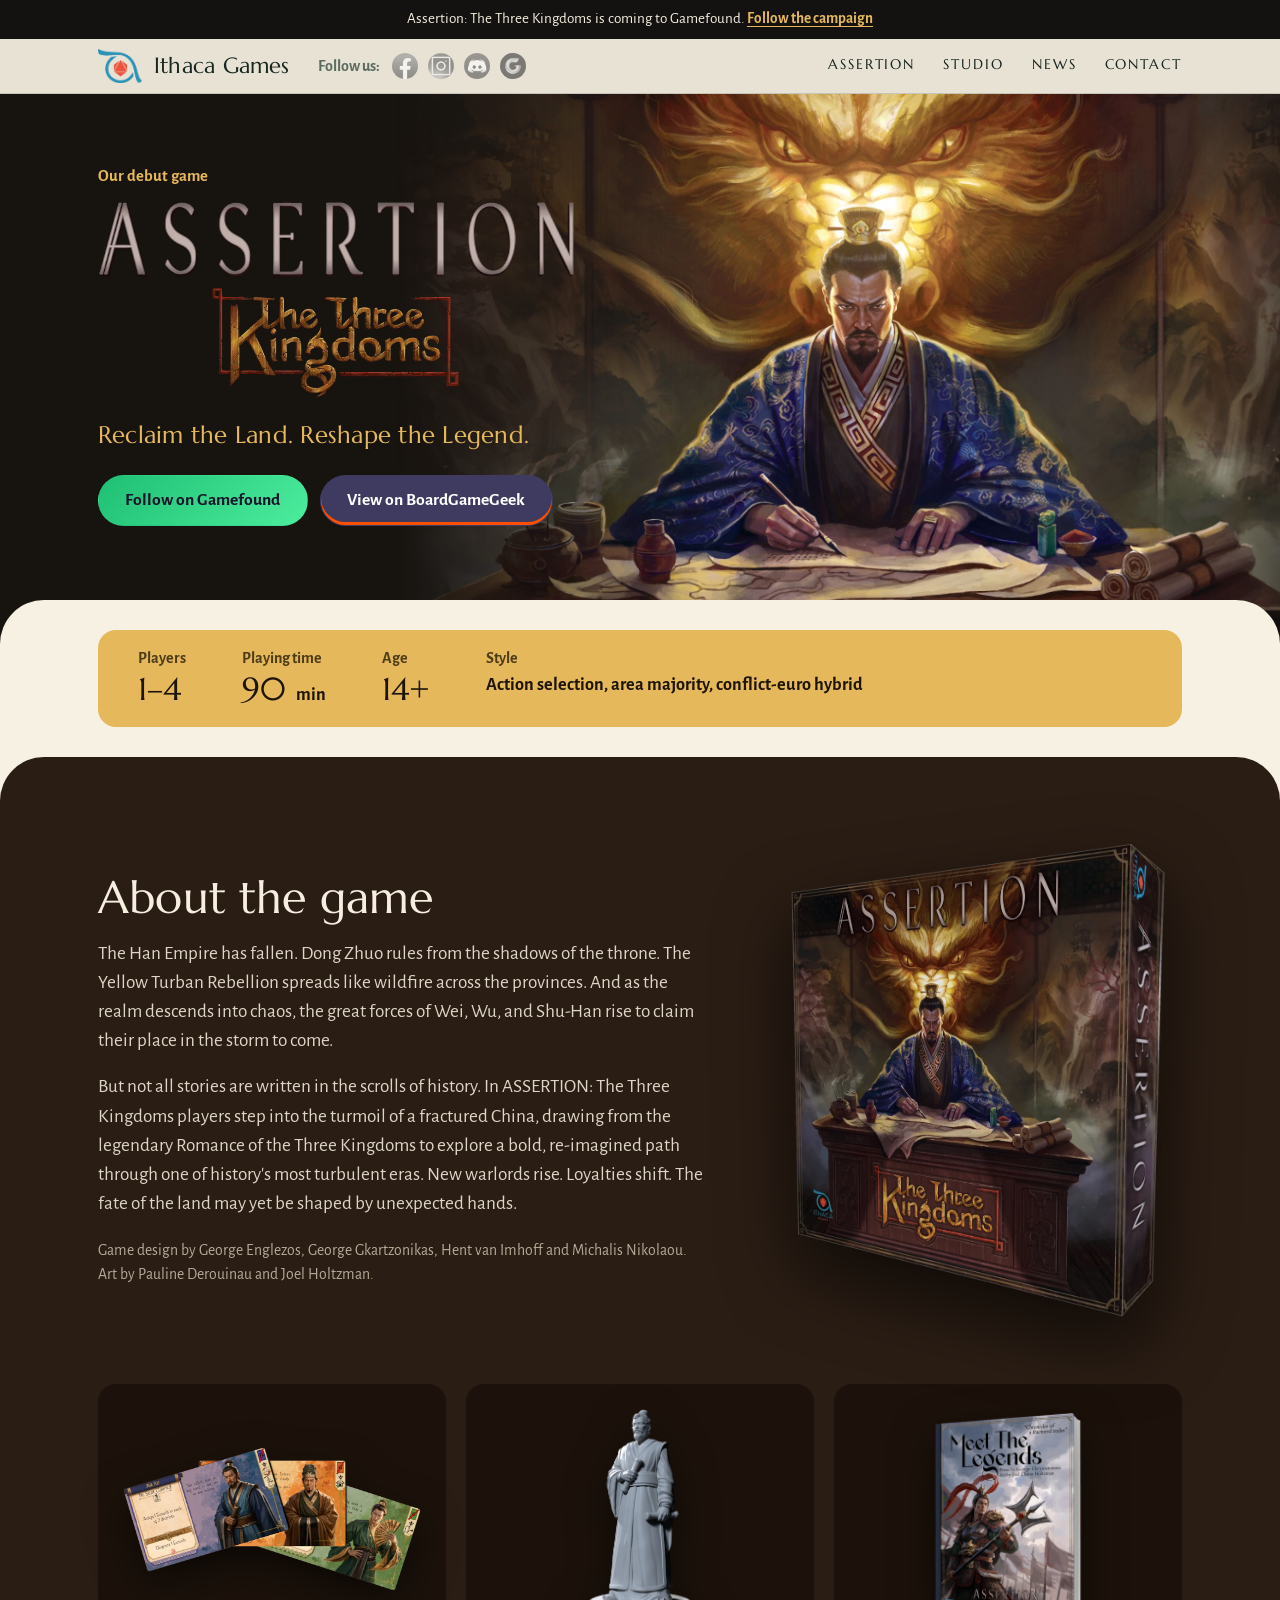
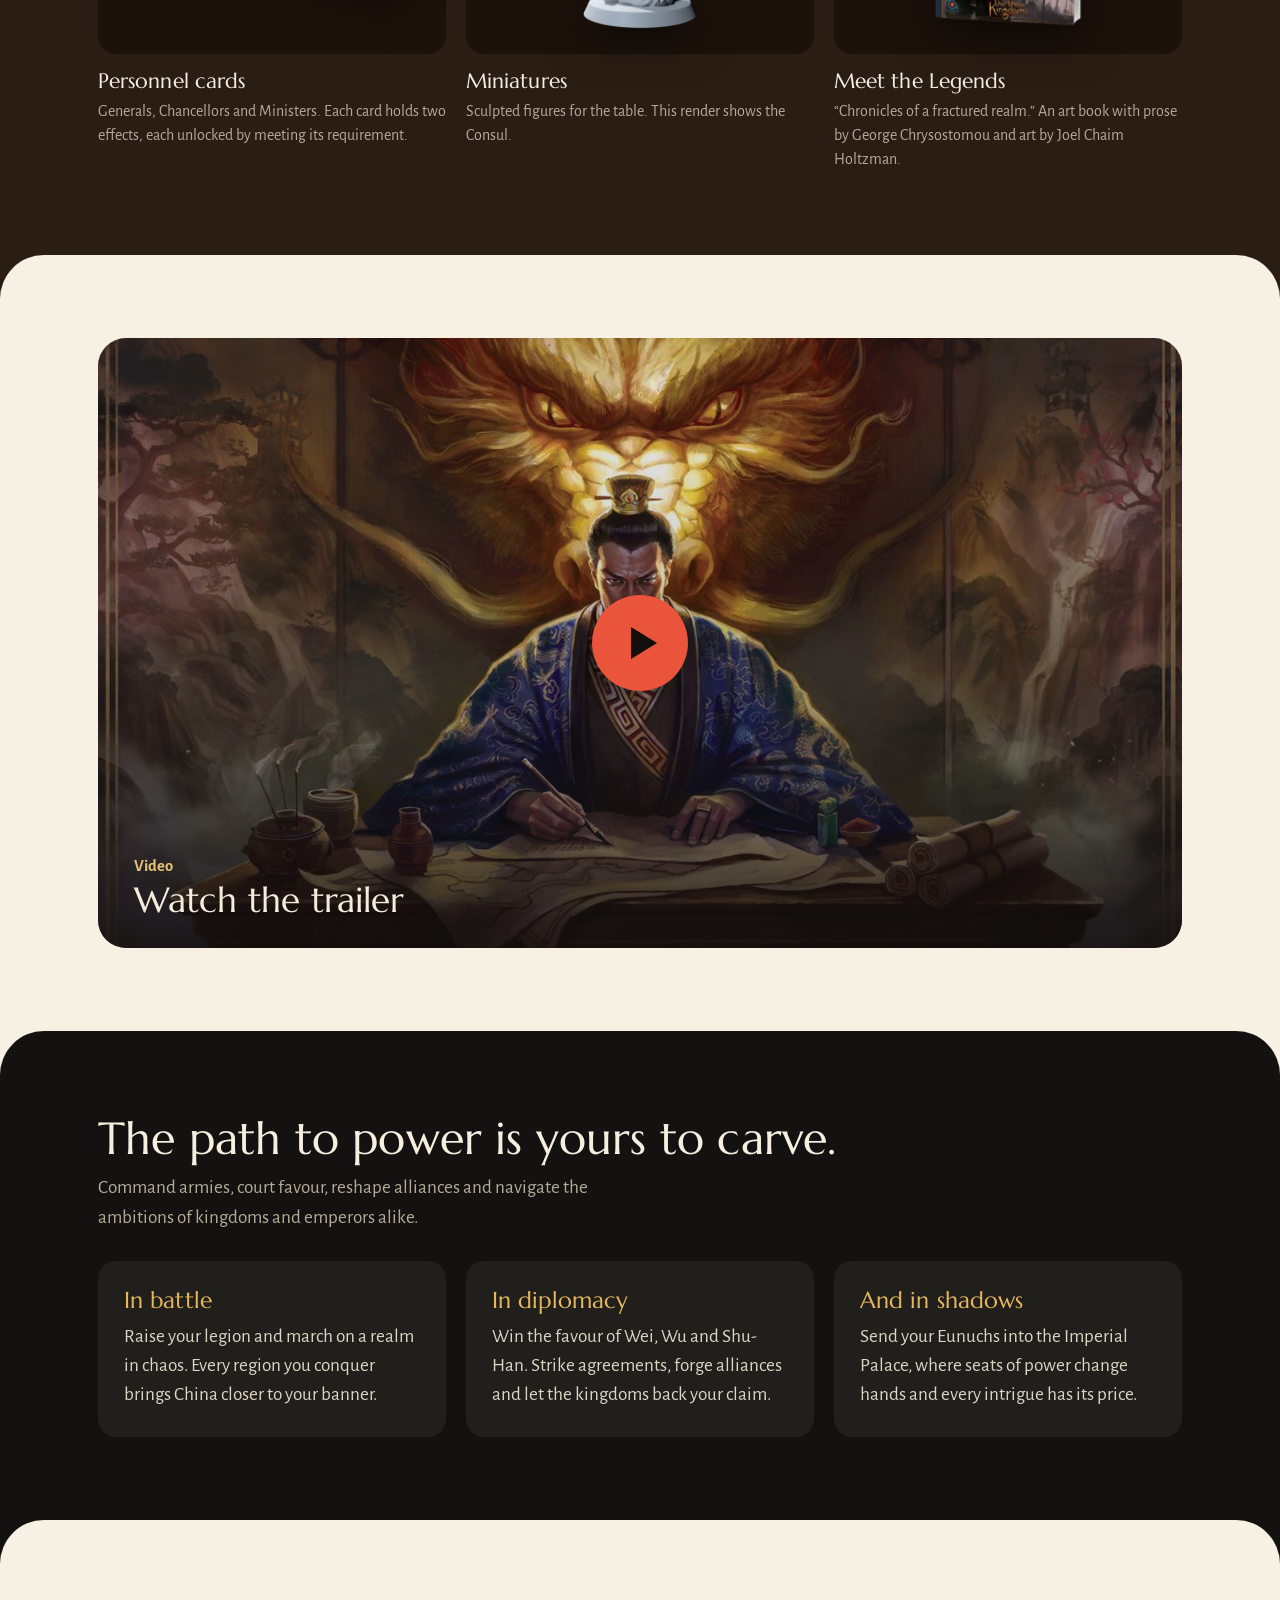
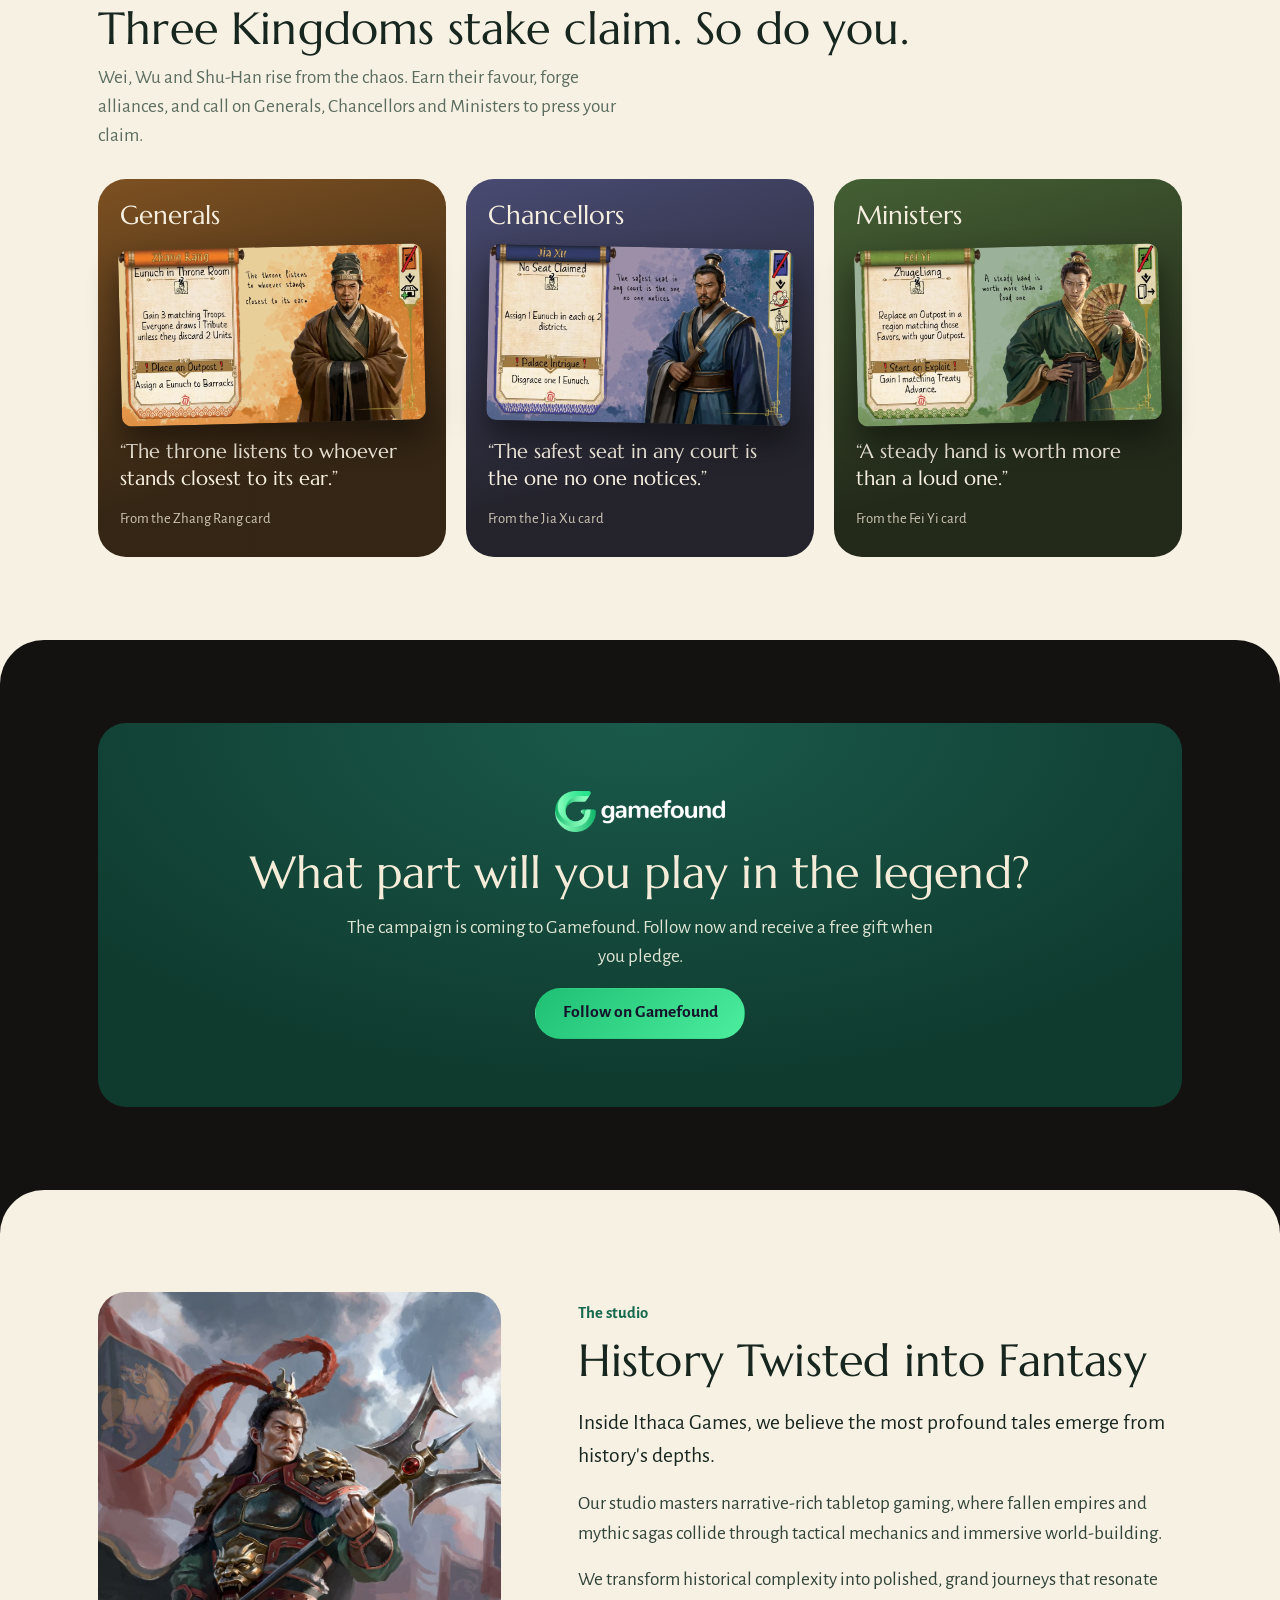
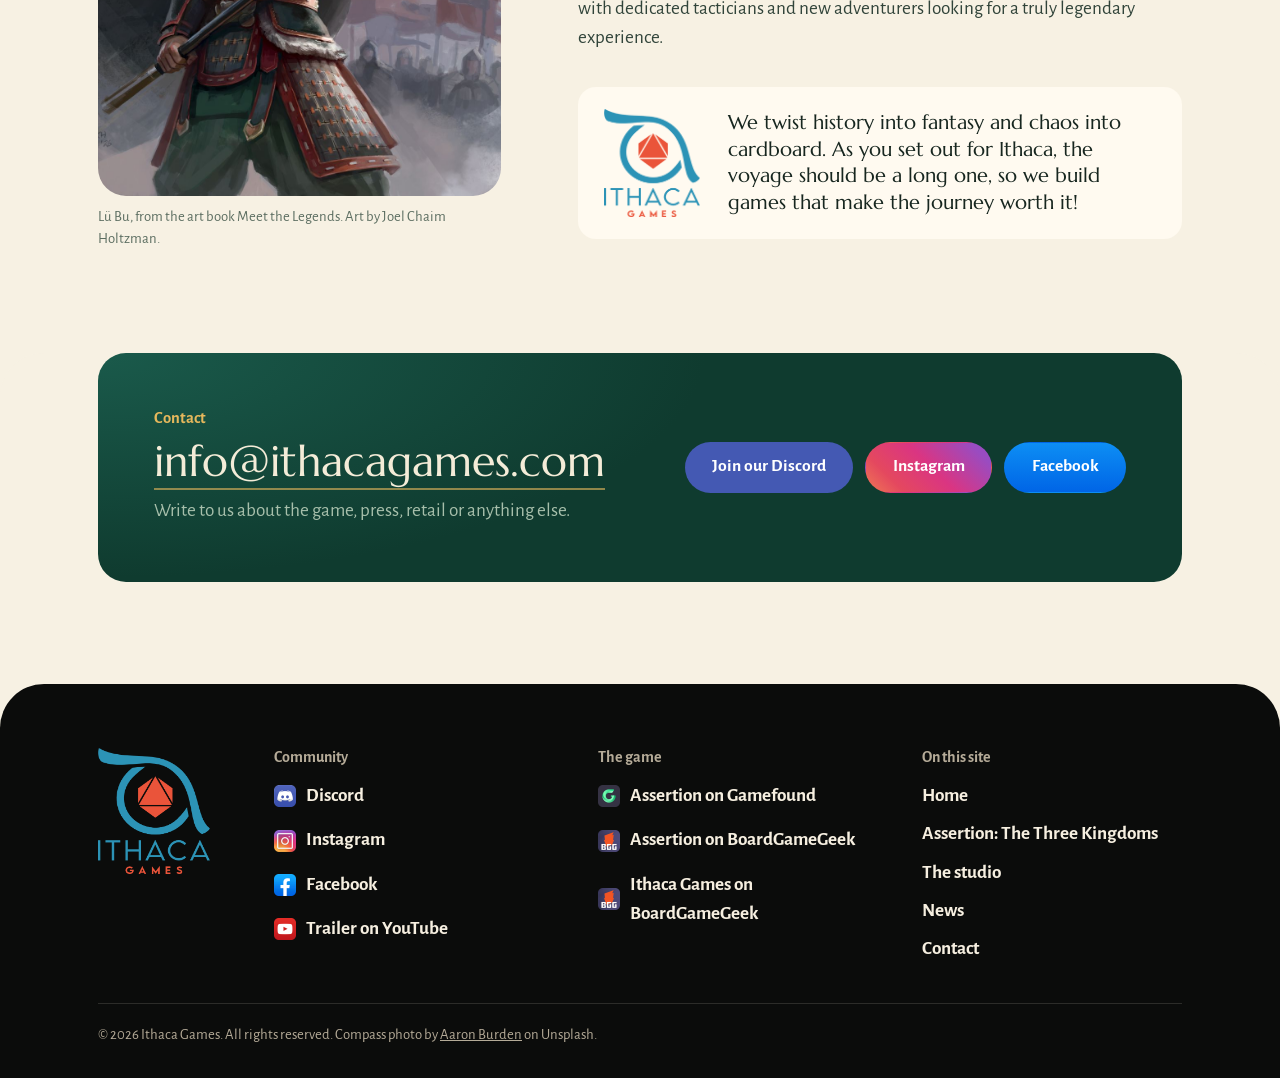
<file: index.html>
<!DOCTYPE html>
<html lang="en">
<head>
<meta charset="utf-8">
<meta name="viewport" content="width=device-width, initial-scale=1">
<title>Ithaca Games | Board Game Publisher</title>
<meta name="description" content="Ithaca Games crafts deeply strategic, richly atmospheric board games. Discover our debut flagship strategy game, Assertion: The Three Kingdoms.">
<meta property="og:type" content="website">
<meta property="og:title" content="Ithaca Games | Board Game Publisher">
<meta property="og:description" content="Ithaca Games crafts deeply strategic, richly atmospheric board games. Discover our debut flagship strategy game, Assertion: The Three Kingdoms.">
<meta property="og:url" content="https://ithacagames.com/">
<meta property="og:image" content="https://ithacagames.com/images/share.jpg">
<meta name="twitter:card" content="summary_large_image">
<link rel="canonical" href="https://ithacagames.com/">
<meta property="og:site_name" content="Ithaca Games">
<link rel="icon" href="favicon.ico" sizes="48x48">
<link rel="icon" type="image/png" sizes="96x96" href="images/favicon-96.png">
<link rel="icon" type="image/png" sizes="192x192" href="images/favicon-192.png">
<link rel="apple-touch-icon" href="images/apple-touch-icon.png">
<script type="application/ld+json">
{"@context":"https://schema.org","@graph":[
{"@type":"WebSite","name":"Ithaca Games","url":"https://ithacagames.com/"},
{"@type":"Organization","name":"Ithaca Games","url":"https://ithacagames.com/","logo":"https://ithacagames.com/images/logo-512.png","email":"info@ithacagames.com","sameAs":["https://www.facebook.com/ithacagames","https://www.instagram.com/ithaca_games/"]}
]}
</script>
<link rel="preload" href="fonts/marcellus-400.woff2" as="font" type="font/woff2" crossorigin>
<link rel="preload" href="fonts/alegreya-sans-400.woff2" as="font" type="font/woff2" crossorigin>
<link rel="stylesheet" href="styles.css?v=b1d0df1d3e">
</head>
<body>

<p class="announce"><a href="https://gamefound.com/en/projects/ithaca-board-games/assertion-the-three-kingdoms" rel="noopener">Assertion: The Three Kingdoms is coming to Gamefound. <span>Follow the campaign</span></a></p>

<header class="site-header">
  <div class="wrap">
    <a class="brand" href="index.html" aria-label="Ithaca Games, home">
      <img src="images/ithaca-mark.png" width="396" height="306" alt="">
      <span>Ithaca Games</span>
    </a>
    <div class="follow">
      <span class="follow-label">Follow us:</span>
      <a href="https://www.facebook.com/ithacagames" rel="noopener" aria-label="Ithaca Games on Facebook"><img src="images/icon-facebook.png" width="26" height="26" alt=""></a>
      <a href="https://www.instagram.com/ithaca_games/" rel="noopener" aria-label="Ithaca Games on Instagram"><img src="images/icon-instagram.png" width="26" height="26" alt=""></a>
      <a href="https://discord.gg/Nz86ueANm" rel="noopener" aria-label="Ithaca Games on Discord"><img src="images/icon-discord.png" width="26" height="26" alt=""></a>
      <a href="https://gamefound.com/en/creators/ithaca-board-games" rel="noopener" aria-label="Ithaca Games on Gamefound"><img src="images/icon-gamefound.png" width="26" height="26" alt=""></a>
    </div>
    <nav class="site-nav" aria-label="Main">
      <ul>
        <li><a href="assertion.html">Assertion</a></li>
        <li><a href="studio.html">Studio</a></li>
        <li><a href="news.html">News</a></li>
        <li><a href="contact.html">Contact</a></li>
      </ul>
    </nav>
  </div>
</header>

<main id="top">

  <section class="hero" id="assertion">
    <div class="hero-art">
      <img src="images/game-art-2000.jpg" srcset="images/game-art-1000.jpg 1000w, images/game-art-2000.jpg 2000w" sizes="(max-width:860px) 135vw, 80vw" width="2000" height="1162" fetchpriority="high" alt="An emperor in blue robes writes at his desk while a golden dragon looms behind him.">
    </div>
    <div class="wrap">
      <div class="hero-copy">
        <p class="eyebrow">Our debut game</p>
        <h1 class="lockup">
          <img class="word" src="images/logo-assertion.webp" width="1400" height="228" alt="Assertion:">
          <img class="sub" src="images/logo-three-kingdoms.webp" width="900" height="430" alt="The Three Kingdoms">
        </h1>
        <p class="tagline">Reclaim the Land. Reshape the Legend.</p>
        <div class="actions">
          <a class="btn btn-gamefound" href="https://gamefound.com/en/projects/ithaca-board-games/assertion-the-three-kingdoms" rel="noopener">Follow on Gamefound</a>
          <a class="btn btn-bgg" href="https://boardgamegeek.com/boardgame/416691/assertion-the-three-kingdoms" rel="noopener">View on BoardGameGeek</a>
        </div>
      </div>
    </div>
  </section>

  <section class="section game band-light specs-band">
    <div class="wrap">
      <dl class="specs">
        <div><dt>Players</dt><dd>1–4</dd></div>
        <div><dt>Playing time</dt><dd>90 <small>min</small></dd></div>
        <div><dt>Age</dt><dd>14+</dd></div>
        <div class="wide"><dt>Style</dt><dd>Action selection, area majority, conflict-euro hybrid</dd></div>
      </dl>

    </div>
  </section>

  <section class="section game band-coffee">
    <div class="wrap">
      <div class="game-grid">
        <div class="copy">
          <h3>About the game</h3>
          <p>The Han Empire has fallen. Dong Zhuo rules from the shadows of the throne. The Yellow Turban Rebellion spreads like wildfire across the provinces. And as the realm descends into chaos, the great forces of Wei, Wu, and Shu-Han rise to claim their place in the storm to come.</p>
          <p>But not all stories are written in the scrolls of history. In ASSERTION: The Three Kingdoms players step into the turmoil of a fractured China, drawing from the legendary Romance of the Three Kingdoms to explore a bold, re-imagined path through one of history's most turbulent eras. New warlords rise. Loyalties shift. The fate of the land may yet be shaped by unexpected hands.</p>
          <p class="credits">Game design by George Englezos, George Gkartzonikas, Hent van Imhoff and Michalis Nikolaou. Art by Pauline Derouinau and Joel Holtzman.</p>
        </div>
        <figure class="boxshot">
          <img src="images/box-facing-left.webp" width="887" height="1120" loading="lazy" alt="The Assertion: The Three Kingdoms game box.">
        </figure>
      </div>

      <ul class="parts">
        <li class="part">
          <div class="shot"><img src="images/cards-fan.webp" width="1000" height="487" loading="lazy" alt="Three Personnel cards fanned out."></div>
          <h4>Personnel cards</h4>
          <p>Generals, Chancellors and Ministers. Each card holds two effects, each unlocked by meeting its requirement.</p>
        </li>
        <li class="part">
          <div class="shot"><img src="images/miniature.webp" width="473" height="900" loading="lazy" alt="Render of a robed miniature holding scrolls."></div>
          <h4>Miniatures</h4>
          <p>Sculpted figures for the table. This render shows the Consul.</p>
        </li>
        <li class="part">
          <div class="shot"><img src="images/artbook.webp" width="636" height="900" loading="lazy" alt="The Meet the Legends art book."></div>
          <h4>Meet the Legends</h4>
          <p>“Chronicles of a fractured realm.” An art book with prose by George Chrysostomou and art by Joel Chaim Holtzman.</p>
        </li>
      </ul>

    </div>
  </section>

  <section class="section game band-light">
    <div class="wrap">
      <figure class="trailer" id="trailer">
        <a class="trailer-link" href="https://www.youtube.com/watch?v=EL9j1pClkqw" rel="noopener" data-video="EL9j1pClkqw">
          <img src="images/trailer-poster.jpg" width="1280" height="720" loading="lazy" alt="">
          <span class="play" aria-hidden="true"></span>
          <span class="trailer-label"><span class="eyebrow">Video</span><strong>Watch the trailer</strong></span>
        </a>
      </figure>

    </div>
  </section>

  <section class="section game">
    <div class="wrap">
      <div class="paths-head">
        <h3>The path to power is yours to carve.</h3>
        <p>Command armies, court favour, reshape alliances and navigate the ambitions of kingdoms and emperors alike.</p>
      </div>
      <ul class="paths">
        <li><h4>In battle</h4><p>Raise your legion and march on a realm in chaos. Every region you conquer brings China closer to your banner.</p></li>
        <li><h4>In diplomacy</h4><p>Win the favour of Wei, Wu and Shu-Han. Strike agreements, forge alliances and let the kingdoms back your claim.</p></li>
        <li><h4>And in shadows</h4><p>Send your Eunuchs into the Imperial Palace, where seats of power change hands and every intrigue has its price.</p></li>
      </ul>

    </div>
  </section>

  <section class="section game band-light">
    <div class="wrap">
      <div class="kingdoms-head">
        <h3>Three Kingdoms stake claim. So do you.</h3>
        <p>Wei, Wu and Shu-Han rise from the chaos. Earn their favour, forge alliances, and call on Generals, Chancellors and Ministers to press your claim.</p>
      </div>
      <ul class="kingdoms">
        <li class="kingdom" style="--k:var(--wei)">
          <header><h4>Generals</h4></header>
          <figure>
            <img src="images/card-wei.webp" width="960" height="555" loading="lazy" alt="Zhang Rang Personnel card, in orange.">
            <blockquote>“The throne listens to whoever stands closest to its ear.”</blockquote>
            <figcaption>From the Zhang Rang card</figcaption>
          </figure>
        </li>
        <li class="kingdom" style="--k:var(--wu)">
          <header><h4>Chancellors</h4></header>
          <figure>
            <img src="images/card-wu.webp" width="960" height="555" loading="lazy" alt="Jia Xu Personnel card, in blue.">
            <blockquote>“The safest seat in any court is the one no one notices.”</blockquote>
            <figcaption>From the Jia Xu card</figcaption>
          </figure>
        </li>
        <li class="kingdom" style="--k:var(--shu)">
          <header><h4>Ministers</h4></header>
          <figure>
            <img src="images/card-shu.webp" width="960" height="555" loading="lazy" alt="Fei Yi Personnel card, in green.">
            <blockquote>“A steady hand is worth more than a loud one.”</blockquote>
            <figcaption>From the Fei Yi card</figcaption>
          </figure>
        </li>
      </ul>

    </div>
  </section>

  <section class="section game">
    <div class="wrap">
      <aside class="plaque" aria-labelledby="follow-title">
        <div class="plaque-inner">
          <img src="images/gamefound.webp" width="520" height="125" loading="lazy" alt="Gamefound">
          <h3 id="follow-title">What part will you play in the legend?</h3>
          <p>The campaign is coming to Gamefound. Follow now and receive a free gift when you pledge.</p>
          <a class="btn btn-gamefound" href="https://gamefound.com/en/projects/ithaca-board-games/assertion-the-three-kingdoms" rel="noopener">Follow on Gamefound</a>
        </div>
      </aside>
    </div>
  </section>

  <section class="section studio" id="studio">
    <div class="wrap">
      <figure class="portrait">
        <img src="images/lubu.jpg" width="1100" height="1227" loading="lazy" alt="Lü Bu in armour, holding a halberd in front of war banners.">
        <figcaption>Lü Bu, from the art book Meet the Legends. Art by Joel Chaim Holtzman.</figcaption>
      </figure>
      <div class="copy">
        <p class="eyebrow">The studio</p>
        <h2 class="title">History Twisted into Fantasy</h2>
        <p>Inside Ithaca Games, we believe the most profound tales emerge from history's depths.</p>
        <p>Our studio masters narrative-rich tabletop gaming, where fallen empires and mythic sagas collide through tactical mechanics and immersive world-building.</p>
        <p>We transform historical complexity into polished, grand journeys that resonate with dedicated tacticians and new adventurers looking for a truly legendary experience.</p>
        <div class="signoff">
          <img class="logo" src="images/ithaca-logo.png" width="396" height="445" loading="lazy" alt="Ithaca Games logo">
          <blockquote>We twist history into fantasy and chaos into cardboard. As you set out for Ithaca, the voyage should be a long one, so we build games that make the journey worth it!</blockquote>
        </div>
      </div>
    </div>
  </section>

  <section class="section contact-sec" id="contact">
    <div class="wrap">
    <div class="contact">
      <div>
        <p class="eyebrow">Contact</p>
        <p class="mail"><a href="mailto:info@ithacagames.com">info@ithacagames.com</a></p>
        <p class="note">Write to us about the game, press, retail or anything else.</p>
      </div>
      <div class="actions">
        <a class="btn btn-discord" href="https://discord.gg/Nz86ueANm" rel="noopener">Join our Discord</a>
        <a class="btn btn-instagram" href="https://www.instagram.com/ithaca_games/" rel="noopener">Instagram</a>
        <a class="btn btn-facebook" href="https://www.facebook.com/ithacagames" rel="noopener">Facebook</a>
      </div>
    </div>
    </div>
  </section>

</main>

<footer class="site-footer">
  <div class="wrap">
    <div class="cols">
      <img class="logo" src="images/ithaca-logo.png" width="396" height="445" loading="lazy" alt="Ithaca Games">
      <div>
        <h2>Community</h2>
        <ul>
          <li><a class="with-ico" href="https://discord.gg/Nz86ueANm" rel="noopener"><img src="images/icon-discord.png" width="22" height="22" loading="lazy" alt=""><span>Discord</span></a></li>
          <li><a class="with-ico" href="https://www.instagram.com/ithaca_games/" rel="noopener"><img src="images/icon-instagram.png" width="22" height="22" loading="lazy" alt=""><span>Instagram</span></a></li>
          <li><a class="with-ico" href="https://www.facebook.com/ithacagames" rel="noopener"><img src="images/icon-facebook.png" width="22" height="22" loading="lazy" alt=""><span>Facebook</span></a></li>
          <li><a class="with-ico" href="https://www.youtube.com/watch?v=EL9j1pClkqw" rel="noopener"><img src="images/icon-youtube.png" width="22" height="22" loading="lazy" alt=""><span>Trailer on YouTube</span></a></li>
        </ul>
      </div>
      <div>
        <h2>The game</h2>
        <ul>
          <li><a class="with-ico" href="https://gamefound.com/en/projects/ithaca-board-games/assertion-the-three-kingdoms" rel="noopener"><img src="images/icon-gamefound.png" width="22" height="22" loading="lazy" alt=""><span>Assertion on Gamefound</span></a></li>
          <li><a class="with-ico" href="https://boardgamegeek.com/boardgame/416691/assertion-the-three-kingdoms" rel="noopener"><img src="images/icon-bgg.png" width="22" height="22" loading="lazy" alt=""><span>Assertion on BoardGameGeek</span></a></li>
          <li><a class="with-ico" href="https://boardgamegeek.com/boardgamepublisher/56194/ithaca-games" rel="noopener"><img src="images/icon-bgg.png" width="22" height="22" loading="lazy" alt=""><span>Ithaca Games on BoardGameGeek</span></a></li>
        </ul>
      </div>
      <div>
        <h2>On this site</h2>
        <ul>
          <li><a href="index.html">Home</a></li>
          <li><a href="assertion.html">Assertion: The Three Kingdoms</a></li>
          <li><a href="studio.html">The studio</a></li>
          <li><a href="news.html">News</a></li>
          <li><a href="contact.html">Contact</a></li>
        </ul>
      </div>
    </div>
    <p class="legal">© <span id="year">2026</span> Ithaca Games. All rights reserved. Compass photo by <a href="https://unsplash.com/photos/shallow-focus-photo-of-compass-NXt5PrOb_7U" rel="noopener">Aaron Burden</a> on Unsplash.</p>
  </div>
</footer>

<script src="news.js?v=d8bcdcaec5"></script>
<script src="site.js?v=593f9e0181"></script>
</body>
</html>
</file>
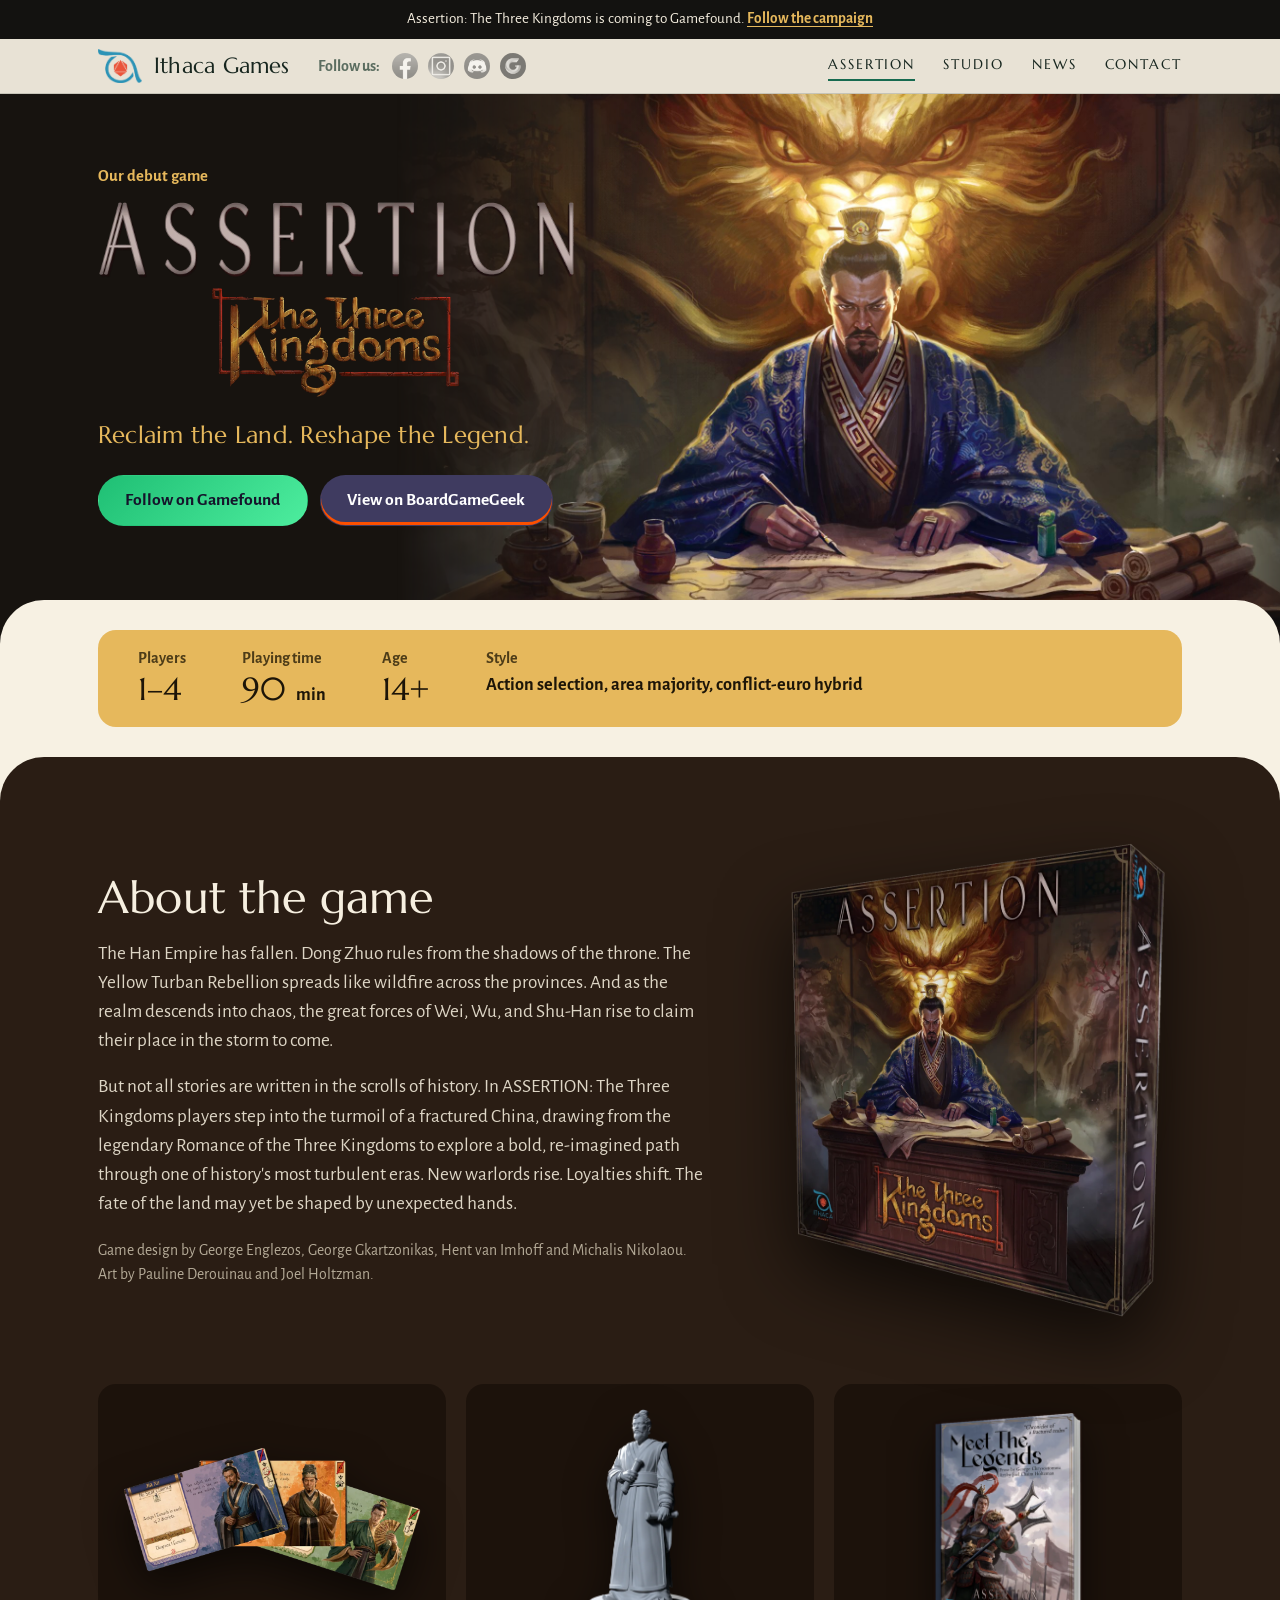
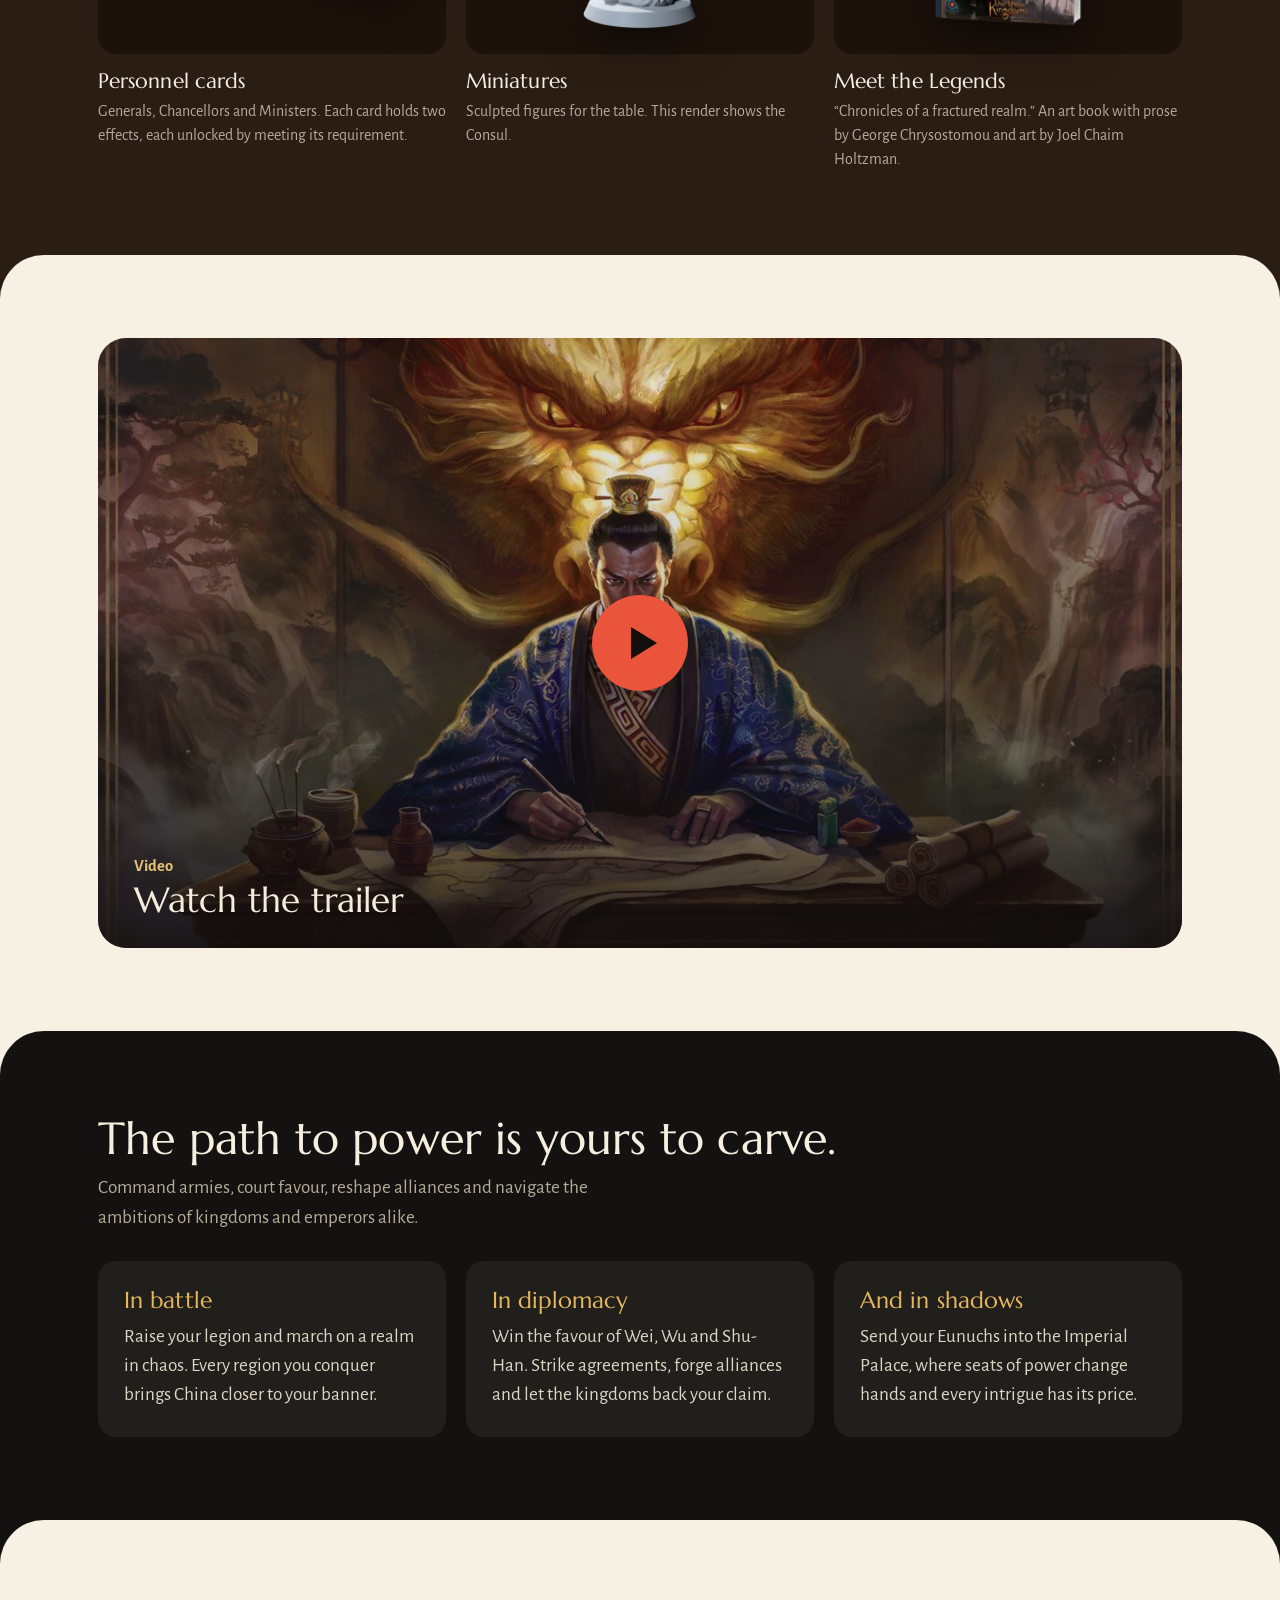
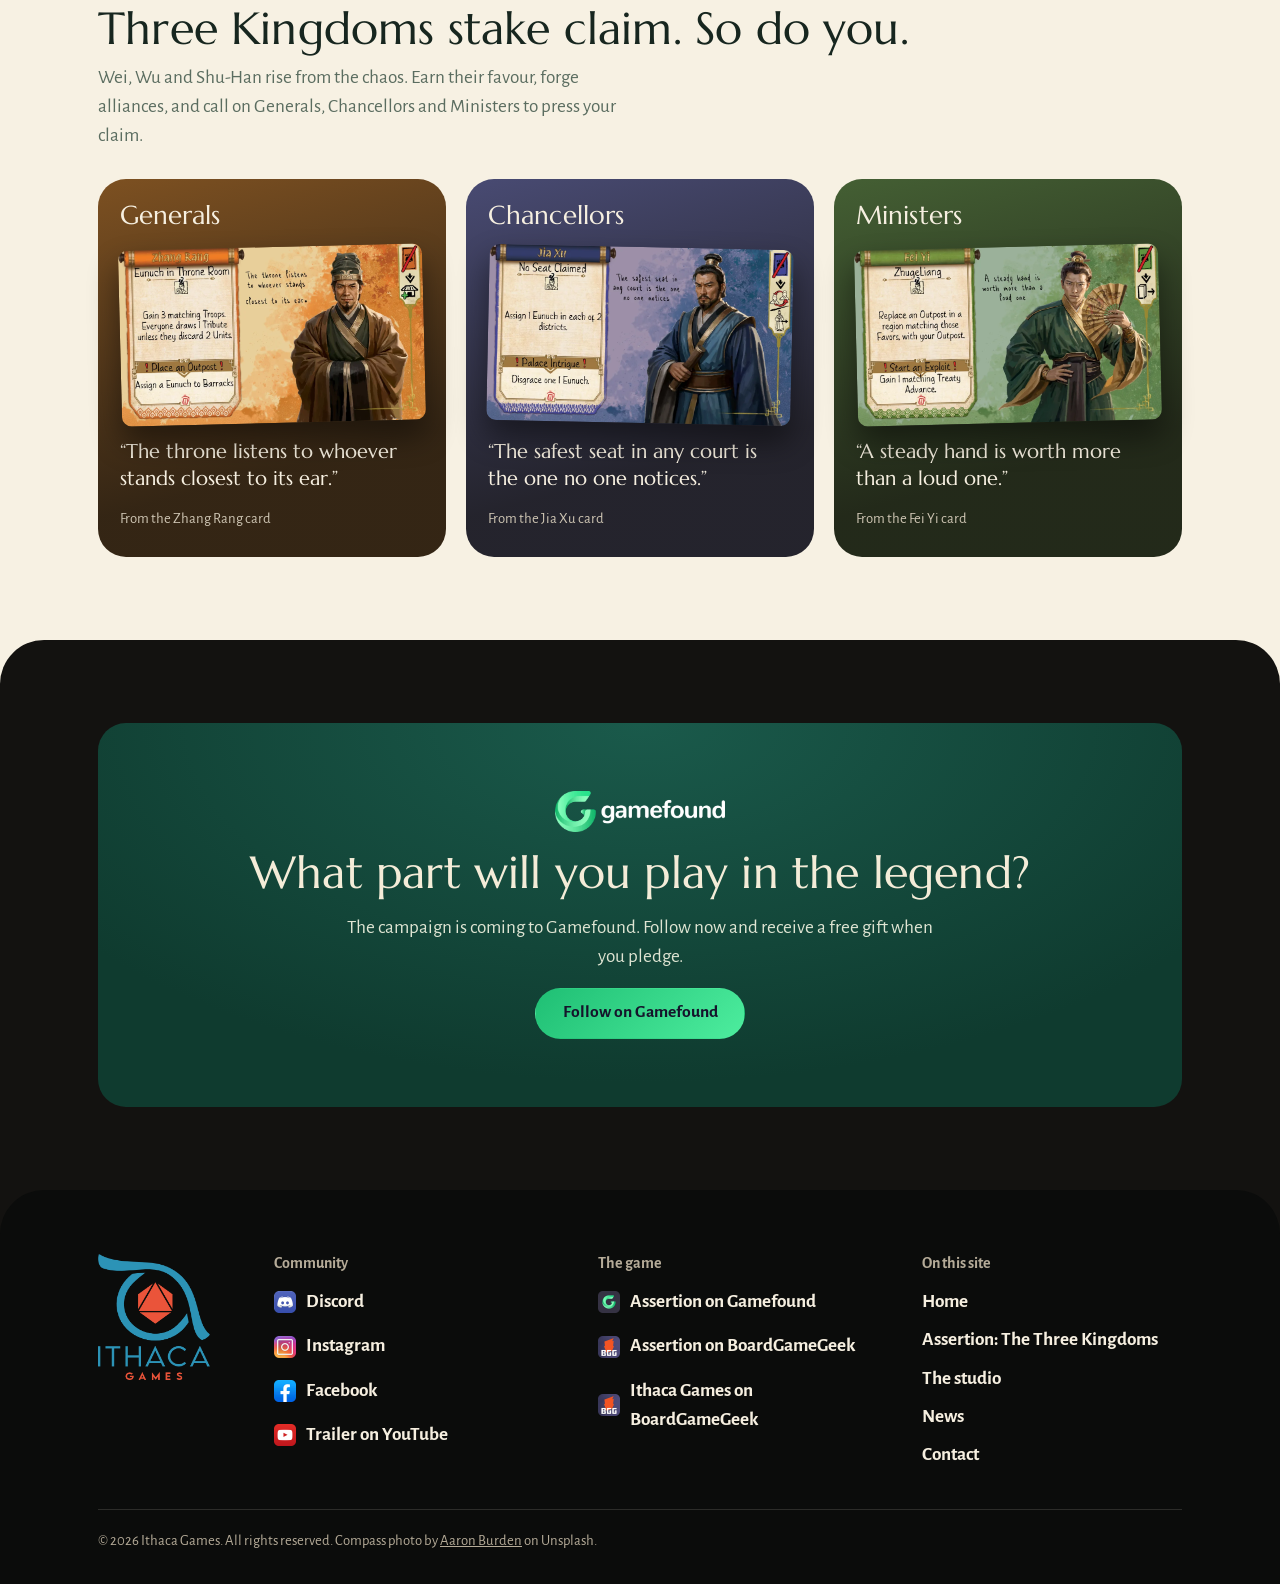
<file: assertion.html>
<!DOCTYPE html>
<html lang="en">
<head>
<meta charset="utf-8">
<meta name="viewport" content="width=device-width, initial-scale=1">
<title>Assertion: The Three Kingdoms | Ithaca Games</title>
<meta name="description" content="Reclaim the Land. Reshape the Legend. A strategy board game for 1 to 4 players set in the era of the Three Kingdoms, from Ithaca Games.">
<meta property="og:type" content="website">
<meta property="og:title" content="Assertion: The Three Kingdoms | Ithaca Games">
<meta property="og:description" content="Reclaim the Land. Reshape the Legend. A strategy board game for 1 to 4 players set in the era of the Three Kingdoms, from Ithaca Games.">
<meta property="og:url" content="https://ithacagames.com/assertion.html">
<meta property="og:image" content="https://ithacagames.com/images/share.jpg">
<meta name="twitter:card" content="summary_large_image">
<link rel="canonical" href="https://ithacagames.com/assertion.html">
<meta property="og:site_name" content="Ithaca Games">
<link rel="icon" href="favicon.ico" sizes="48x48">
<link rel="icon" type="image/png" sizes="96x96" href="images/favicon-96.png">
<link rel="icon" type="image/png" sizes="192x192" href="images/favicon-192.png">
<link rel="apple-touch-icon" href="images/apple-touch-icon.png">
<script type="application/ld+json">
{"@context":"https://schema.org","@type":"Game",
"name":"Assertion: The Three Kingdoms",
"url":"https://ithacagames.com/assertion.html",
"description":"Reclaim the Land. Reshape the Legend. A strategy board game for 1 to 4 players set in the era of the Three Kingdoms, from Ithaca Games.",
"image":["https://ithacagames.com/images/box-facing-left.webp","https://ithacagames.com/images/game-art-2000.jpg"],
"genre":"Strategy board game",
"numberOfPlayers":{"@type":"QuantitativeValue","minValue":1,"maxValue":4},
"timeRequired":"PT90M",
"typicalAgeRange":"14-",
"audience":{"@type":"PeopleAudience","suggestedMinAge":14},
"publisher":{"@type":"Organization","name":"Ithaca Games","url":"https://ithacagames.com/"},
"sameAs":["https://boardgamegeek.com/boardgame/416691/assertion-the-three-kingdoms","https://gamefound.com/en/projects/ithaca-board-games/assertion-the-three-kingdoms"]}
</script>
<link rel="preload" href="fonts/marcellus-400.woff2" as="font" type="font/woff2" crossorigin>
<link rel="preload" href="fonts/alegreya-sans-400.woff2" as="font" type="font/woff2" crossorigin>
<link rel="stylesheet" href="styles.css?v=b1d0df1d3e">
</head>
<body>

<p class="announce"><a href="https://gamefound.com/en/projects/ithaca-board-games/assertion-the-three-kingdoms" rel="noopener">Assertion: The Three Kingdoms is coming to Gamefound. <span>Follow the campaign</span></a></p>

<header class="site-header">
  <div class="wrap">
    <a class="brand" href="index.html" aria-label="Ithaca Games, home">
      <img src="images/ithaca-mark.png" width="396" height="306" alt="">
      <span>Ithaca Games</span>
    </a>
    <div class="follow">
      <span class="follow-label">Follow us:</span>
      <a href="https://www.facebook.com/ithacagames" rel="noopener" aria-label="Ithaca Games on Facebook"><img src="images/icon-facebook.png" width="26" height="26" alt=""></a>
      <a href="https://www.instagram.com/ithaca_games/" rel="noopener" aria-label="Ithaca Games on Instagram"><img src="images/icon-instagram.png" width="26" height="26" alt=""></a>
      <a href="https://discord.gg/Nz86ueANm" rel="noopener" aria-label="Ithaca Games on Discord"><img src="images/icon-discord.png" width="26" height="26" alt=""></a>
      <a href="https://gamefound.com/en/creators/ithaca-board-games" rel="noopener" aria-label="Ithaca Games on Gamefound"><img src="images/icon-gamefound.png" width="26" height="26" alt=""></a>
    </div>
    <nav class="site-nav" aria-label="Main">
      <ul>
        <li><a href="assertion.html" aria-current="page">Assertion</a></li>
        <li><a href="studio.html">Studio</a></li>
        <li><a href="news.html">News</a></li>
        <li><a href="contact.html">Contact</a></li>
      </ul>
    </nav>
  </div>
</header>

<main id="top">

  <section class="hero" id="assertion">
    <div class="hero-art">
      <img src="images/game-art-2000.jpg" srcset="images/game-art-1000.jpg 1000w, images/game-art-2000.jpg 2000w" sizes="(max-width:860px) 135vw, 80vw" width="2000" height="1162" fetchpriority="high" alt="An emperor in blue robes writes at his desk while a golden dragon looms behind him.">
    </div>
    <div class="wrap">
      <div class="hero-copy">
        <p class="eyebrow">Our debut game</p>
        <h1 class="lockup">
          <img class="word" src="images/logo-assertion.webp" width="1400" height="228" alt="Assertion:">
          <img class="sub" src="images/logo-three-kingdoms.webp" width="900" height="430" alt="The Three Kingdoms">
        </h1>
        <p class="tagline">Reclaim the Land. Reshape the Legend.</p>
        <div class="actions">
          <a class="btn btn-gamefound" href="https://gamefound.com/en/projects/ithaca-board-games/assertion-the-three-kingdoms" rel="noopener">Follow on Gamefound</a>
          <a class="btn btn-bgg" href="https://boardgamegeek.com/boardgame/416691/assertion-the-three-kingdoms" rel="noopener">View on BoardGameGeek</a>
        </div>
      </div>
    </div>
  </section>

  <section class="section game band-light specs-band">
    <div class="wrap">
      <dl class="specs">
        <div><dt>Players</dt><dd>1–4</dd></div>
        <div><dt>Playing time</dt><dd>90 <small>min</small></dd></div>
        <div><dt>Age</dt><dd>14+</dd></div>
        <div class="wide"><dt>Style</dt><dd>Action selection, area majority, conflict-euro hybrid</dd></div>
      </dl>

    </div>
  </section>

  <section class="section game band-coffee">
    <div class="wrap">
      <div class="game-grid">
        <div class="copy">
          <h3>About the game</h3>
          <p>The Han Empire has fallen. Dong Zhuo rules from the shadows of the throne. The Yellow Turban Rebellion spreads like wildfire across the provinces. And as the realm descends into chaos, the great forces of Wei, Wu, and Shu-Han rise to claim their place in the storm to come.</p>
          <p>But not all stories are written in the scrolls of history. In ASSERTION: The Three Kingdoms players step into the turmoil of a fractured China, drawing from the legendary Romance of the Three Kingdoms to explore a bold, re-imagined path through one of history's most turbulent eras. New warlords rise. Loyalties shift. The fate of the land may yet be shaped by unexpected hands.</p>
          <p class="credits">Game design by George Englezos, George Gkartzonikas, Hent van Imhoff and Michalis Nikolaou. Art by Pauline Derouinau and Joel Holtzman.</p>
        </div>
        <figure class="boxshot">
          <img src="images/box-facing-left.webp" width="887" height="1120" loading="lazy" alt="The Assertion: The Three Kingdoms game box.">
        </figure>
      </div>

      <ul class="parts">
        <li class="part">
          <div class="shot"><img src="images/cards-fan.webp" width="1000" height="487" loading="lazy" alt="Three Personnel cards fanned out."></div>
          <h4>Personnel cards</h4>
          <p>Generals, Chancellors and Ministers. Each card holds two effects, each unlocked by meeting its requirement.</p>
        </li>
        <li class="part">
          <div class="shot"><img src="images/miniature.webp" width="473" height="900" loading="lazy" alt="Render of a robed miniature holding scrolls."></div>
          <h4>Miniatures</h4>
          <p>Sculpted figures for the table. This render shows the Consul.</p>
        </li>
        <li class="part">
          <div class="shot"><img src="images/artbook.webp" width="636" height="900" loading="lazy" alt="The Meet the Legends art book."></div>
          <h4>Meet the Legends</h4>
          <p>“Chronicles of a fractured realm.” An art book with prose by George Chrysostomou and art by Joel Chaim Holtzman.</p>
        </li>
      </ul>

    </div>
  </section>

  <section class="section game band-light">
    <div class="wrap">
      <figure class="trailer" id="trailer">
        <a class="trailer-link" href="https://www.youtube.com/watch?v=EL9j1pClkqw" rel="noopener" data-video="EL9j1pClkqw">
          <img src="images/trailer-poster.jpg" width="1280" height="720" loading="lazy" alt="">
          <span class="play" aria-hidden="true"></span>
          <span class="trailer-label"><span class="eyebrow">Video</span><strong>Watch the trailer</strong></span>
        </a>
      </figure>

    </div>
  </section>

  <section class="section game">
    <div class="wrap">
      <div class="paths-head">
        <h3>The path to power is yours to carve.</h3>
        <p>Command armies, court favour, reshape alliances and navigate the ambitions of kingdoms and emperors alike.</p>
      </div>
      <ul class="paths">
        <li><h4>In battle</h4><p>Raise your legion and march on a realm in chaos. Every region you conquer brings China closer to your banner.</p></li>
        <li><h4>In diplomacy</h4><p>Win the favour of Wei, Wu and Shu-Han. Strike agreements, forge alliances and let the kingdoms back your claim.</p></li>
        <li><h4>And in shadows</h4><p>Send your Eunuchs into the Imperial Palace, where seats of power change hands and every intrigue has its price.</p></li>
      </ul>

    </div>
  </section>

  <section class="section game band-light">
    <div class="wrap">
      <div class="kingdoms-head">
        <h3>Three Kingdoms stake claim. So do you.</h3>
        <p>Wei, Wu and Shu-Han rise from the chaos. Earn their favour, forge alliances, and call on Generals, Chancellors and Ministers to press your claim.</p>
      </div>
      <ul class="kingdoms">
        <li class="kingdom" style="--k:var(--wei)">
          <header><h4>Generals</h4></header>
          <figure>
            <img src="images/card-wei.webp" width="960" height="555" loading="lazy" alt="Zhang Rang Personnel card, in orange.">
            <blockquote>“The throne listens to whoever stands closest to its ear.”</blockquote>
            <figcaption>From the Zhang Rang card</figcaption>
          </figure>
        </li>
        <li class="kingdom" style="--k:var(--wu)">
          <header><h4>Chancellors</h4></header>
          <figure>
            <img src="images/card-wu.webp" width="960" height="555" loading="lazy" alt="Jia Xu Personnel card, in blue.">
            <blockquote>“The safest seat in any court is the one no one notices.”</blockquote>
            <figcaption>From the Jia Xu card</figcaption>
          </figure>
        </li>
        <li class="kingdom" style="--k:var(--shu)">
          <header><h4>Ministers</h4></header>
          <figure>
            <img src="images/card-shu.webp" width="960" height="555" loading="lazy" alt="Fei Yi Personnel card, in green.">
            <blockquote>“A steady hand is worth more than a loud one.”</blockquote>
            <figcaption>From the Fei Yi card</figcaption>
          </figure>
        </li>
      </ul>

    </div>
  </section>

  <section class="section game">
    <div class="wrap">
      <aside class="plaque" aria-labelledby="follow-title">
        <div class="plaque-inner">
          <img src="images/gamefound.webp" width="520" height="125" loading="lazy" alt="Gamefound">
          <h3 id="follow-title">What part will you play in the legend?</h3>
          <p>The campaign is coming to Gamefound. Follow now and receive a free gift when you pledge.</p>
          <a class="btn btn-gamefound" href="https://gamefound.com/en/projects/ithaca-board-games/assertion-the-three-kingdoms" rel="noopener">Follow on Gamefound</a>
        </div>
      </aside>
    </div>
  </section>

</main>

<footer class="site-footer">
  <div class="wrap">
    <div class="cols">
      <img class="logo" src="images/ithaca-logo.png" width="396" height="445" loading="lazy" alt="Ithaca Games">
      <div>
        <h2>Community</h2>
        <ul>
          <li><a class="with-ico" href="https://discord.gg/Nz86ueANm" rel="noopener"><img src="images/icon-discord.png" width="22" height="22" loading="lazy" alt=""><span>Discord</span></a></li>
          <li><a class="with-ico" href="https://www.instagram.com/ithaca_games/" rel="noopener"><img src="images/icon-instagram.png" width="22" height="22" loading="lazy" alt=""><span>Instagram</span></a></li>
          <li><a class="with-ico" href="https://www.facebook.com/ithacagames" rel="noopener"><img src="images/icon-facebook.png" width="22" height="22" loading="lazy" alt=""><span>Facebook</span></a></li>
          <li><a class="with-ico" href="https://www.youtube.com/watch?v=EL9j1pClkqw" rel="noopener"><img src="images/icon-youtube.png" width="22" height="22" loading="lazy" alt=""><span>Trailer on YouTube</span></a></li>
        </ul>
      </div>
      <div>
        <h2>The game</h2>
        <ul>
          <li><a class="with-ico" href="https://gamefound.com/en/projects/ithaca-board-games/assertion-the-three-kingdoms" rel="noopener"><img src="images/icon-gamefound.png" width="22" height="22" loading="lazy" alt=""><span>Assertion on Gamefound</span></a></li>
          <li><a class="with-ico" href="https://boardgamegeek.com/boardgame/416691/assertion-the-three-kingdoms" rel="noopener"><img src="images/icon-bgg.png" width="22" height="22" loading="lazy" alt=""><span>Assertion on BoardGameGeek</span></a></li>
          <li><a class="with-ico" href="https://boardgamegeek.com/boardgamepublisher/56194/ithaca-games" rel="noopener"><img src="images/icon-bgg.png" width="22" height="22" loading="lazy" alt=""><span>Ithaca Games on BoardGameGeek</span></a></li>
        </ul>
      </div>
      <div>
        <h2>On this site</h2>
        <ul>
          <li><a href="index.html">Home</a></li>
          <li><a href="assertion.html">Assertion: The Three Kingdoms</a></li>
          <li><a href="studio.html">The studio</a></li>
          <li><a href="news.html">News</a></li>
          <li><a href="contact.html">Contact</a></li>
        </ul>
      </div>
    </div>
    <p class="legal">© <span id="year">2026</span> Ithaca Games. All rights reserved. Compass photo by <a href="https://unsplash.com/photos/shallow-focus-photo-of-compass-NXt5PrOb_7U" rel="noopener">Aaron Burden</a> on Unsplash.</p>
  </div>
</footer>

<script src="news.js?v=d8bcdcaec5"></script>
<script src="site.js?v=593f9e0181"></script>
</body>
</html>
</file>
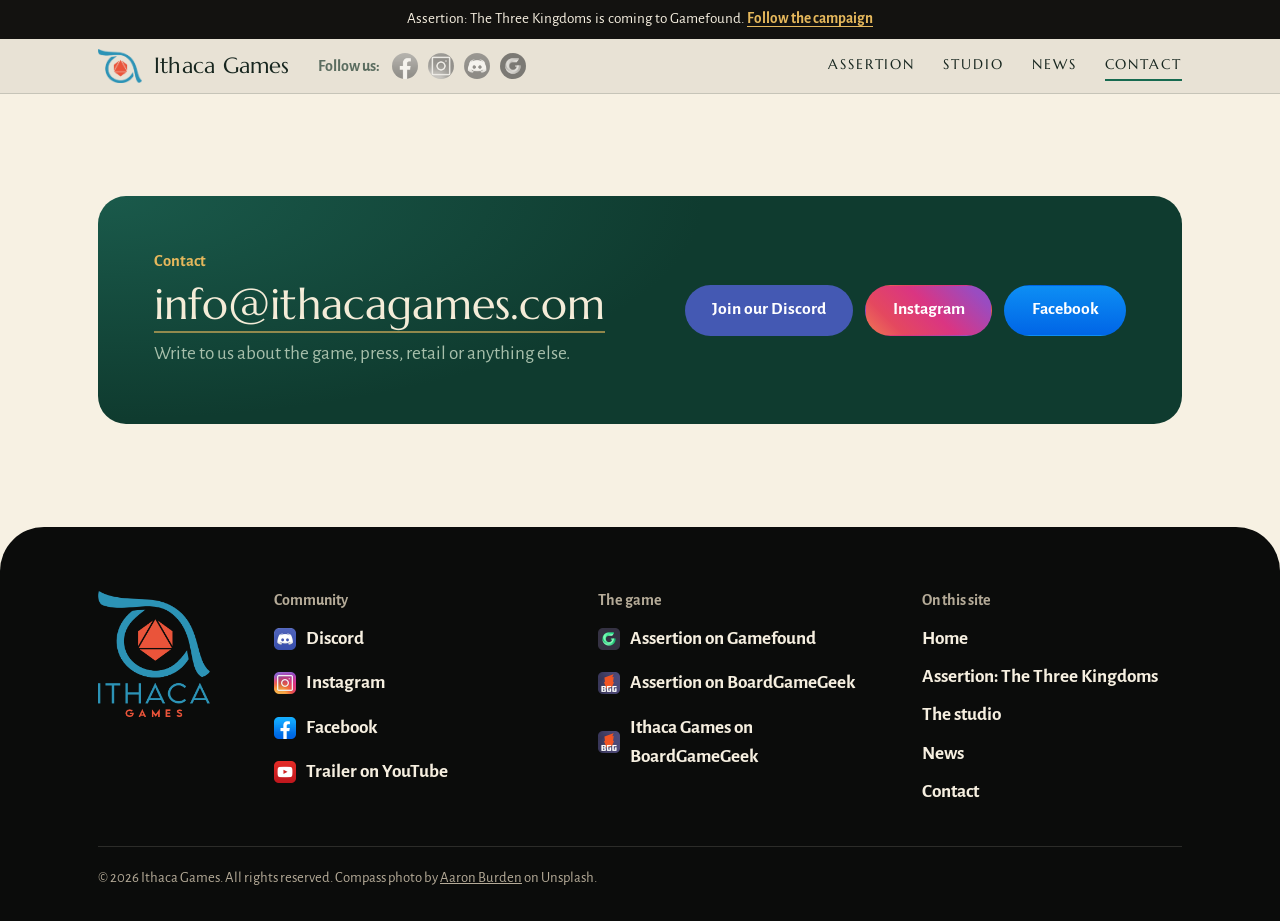
<file: contact.html>
<!DOCTYPE html>
<html lang="en">
<head>
<meta charset="utf-8">
<meta name="viewport" content="width=device-width, initial-scale=1">
<title>Contact | Ithaca Games</title>
<meta name="description" content="Contact Ithaca Games by email, or join us on Discord, Instagram and Facebook.">
<meta property="og:type" content="website">
<meta property="og:title" content="Contact | Ithaca Games">
<meta property="og:description" content="Contact Ithaca Games by email, or join us on Discord, Instagram and Facebook.">
<meta property="og:url" content="https://ithacagames.com/contact.html">
<meta property="og:image" content="https://ithacagames.com/images/share.jpg">
<meta name="twitter:card" content="summary_large_image">
<link rel="canonical" href="https://ithacagames.com/contact.html">
<meta property="og:site_name" content="Ithaca Games">
<link rel="icon" href="favicon.ico" sizes="48x48">
<link rel="icon" type="image/png" sizes="96x96" href="images/favicon-96.png">
<link rel="icon" type="image/png" sizes="192x192" href="images/favicon-192.png">
<link rel="apple-touch-icon" href="images/apple-touch-icon.png">
<link rel="preload" href="fonts/marcellus-400.woff2" as="font" type="font/woff2" crossorigin>
<link rel="preload" href="fonts/alegreya-sans-400.woff2" as="font" type="font/woff2" crossorigin>
<link rel="stylesheet" href="styles.css?v=b1d0df1d3e">
</head>
<body>

<p class="announce"><a href="https://gamefound.com/en/projects/ithaca-board-games/assertion-the-three-kingdoms" rel="noopener">Assertion: The Three Kingdoms is coming to Gamefound. <span>Follow the campaign</span></a></p>

<header class="site-header">
  <div class="wrap">
    <a class="brand" href="index.html" aria-label="Ithaca Games, home">
      <img src="images/ithaca-mark.png" width="396" height="306" alt="">
      <span>Ithaca Games</span>
    </a>
    <div class="follow">
      <span class="follow-label">Follow us:</span>
      <a href="https://www.facebook.com/ithacagames" rel="noopener" aria-label="Ithaca Games on Facebook"><img src="images/icon-facebook.png" width="26" height="26" alt=""></a>
      <a href="https://www.instagram.com/ithaca_games/" rel="noopener" aria-label="Ithaca Games on Instagram"><img src="images/icon-instagram.png" width="26" height="26" alt=""></a>
      <a href="https://discord.gg/Nz86ueANm" rel="noopener" aria-label="Ithaca Games on Discord"><img src="images/icon-discord.png" width="26" height="26" alt=""></a>
      <a href="https://gamefound.com/en/creators/ithaca-board-games" rel="noopener" aria-label="Ithaca Games on Gamefound"><img src="images/icon-gamefound.png" width="26" height="26" alt=""></a>
    </div>
    <nav class="site-nav" aria-label="Main">
      <ul>
        <li><a href="assertion.html">Assertion</a></li>
        <li><a href="studio.html">Studio</a></li>
        <li><a href="news.html">News</a></li>
        <li><a href="contact.html" aria-current="page">Contact</a></li>
      </ul>
    </nav>
  </div>
</header>

<main id="top">

  <section class="section contact-sec" id="contact">
    <div class="wrap">
    <div class="contact">
      <div>
        <h1 class="eyebrow">Contact</h1>
        <p class="mail"><a href="mailto:info@ithacagames.com">info@ithacagames.com</a></p>
        <p class="note">Write to us about the game, press, retail or anything else.</p>
      </div>
      <div class="actions">
        <a class="btn btn-discord" href="https://discord.gg/Nz86ueANm" rel="noopener">Join our Discord</a>
        <a class="btn btn-instagram" href="https://www.instagram.com/ithaca_games/" rel="noopener">Instagram</a>
        <a class="btn btn-facebook" href="https://www.facebook.com/ithacagames" rel="noopener">Facebook</a>
      </div>
    </div>
    </div>
  </section>

</main>

<footer class="site-footer">
  <div class="wrap">
    <div class="cols">
      <img class="logo" src="images/ithaca-logo.png" width="396" height="445" loading="lazy" alt="Ithaca Games">
      <div>
        <h2>Community</h2>
        <ul>
          <li><a class="with-ico" href="https://discord.gg/Nz86ueANm" rel="noopener"><img src="images/icon-discord.png" width="22" height="22" loading="lazy" alt=""><span>Discord</span></a></li>
          <li><a class="with-ico" href="https://www.instagram.com/ithaca_games/" rel="noopener"><img src="images/icon-instagram.png" width="22" height="22" loading="lazy" alt=""><span>Instagram</span></a></li>
          <li><a class="with-ico" href="https://www.facebook.com/ithacagames" rel="noopener"><img src="images/icon-facebook.png" width="22" height="22" loading="lazy" alt=""><span>Facebook</span></a></li>
          <li><a class="with-ico" href="https://www.youtube.com/watch?v=EL9j1pClkqw" rel="noopener"><img src="images/icon-youtube.png" width="22" height="22" loading="lazy" alt=""><span>Trailer on YouTube</span></a></li>
        </ul>
      </div>
      <div>
        <h2>The game</h2>
        <ul>
          <li><a class="with-ico" href="https://gamefound.com/en/projects/ithaca-board-games/assertion-the-three-kingdoms" rel="noopener"><img src="images/icon-gamefound.png" width="22" height="22" loading="lazy" alt=""><span>Assertion on Gamefound</span></a></li>
          <li><a class="with-ico" href="https://boardgamegeek.com/boardgame/416691/assertion-the-three-kingdoms" rel="noopener"><img src="images/icon-bgg.png" width="22" height="22" loading="lazy" alt=""><span>Assertion on BoardGameGeek</span></a></li>
          <li><a class="with-ico" href="https://boardgamegeek.com/boardgamepublisher/56194/ithaca-games" rel="noopener"><img src="images/icon-bgg.png" width="22" height="22" loading="lazy" alt=""><span>Ithaca Games on BoardGameGeek</span></a></li>
        </ul>
      </div>
      <div>
        <h2>On this site</h2>
        <ul>
          <li><a href="index.html">Home</a></li>
          <li><a href="assertion.html">Assertion: The Three Kingdoms</a></li>
          <li><a href="studio.html">The studio</a></li>
          <li><a href="news.html">News</a></li>
          <li><a href="contact.html">Contact</a></li>
        </ul>
      </div>
    </div>
    <p class="legal">© <span id="year">2026</span> Ithaca Games. All rights reserved. Compass photo by <a href="https://unsplash.com/photos/shallow-focus-photo-of-compass-NXt5PrOb_7U" rel="noopener">Aaron Burden</a> on Unsplash.</p>
  </div>
</footer>

<script src="news.js?v=d8bcdcaec5"></script>
<script src="site.js?v=593f9e0181"></script>
</body>
</html>
</file>
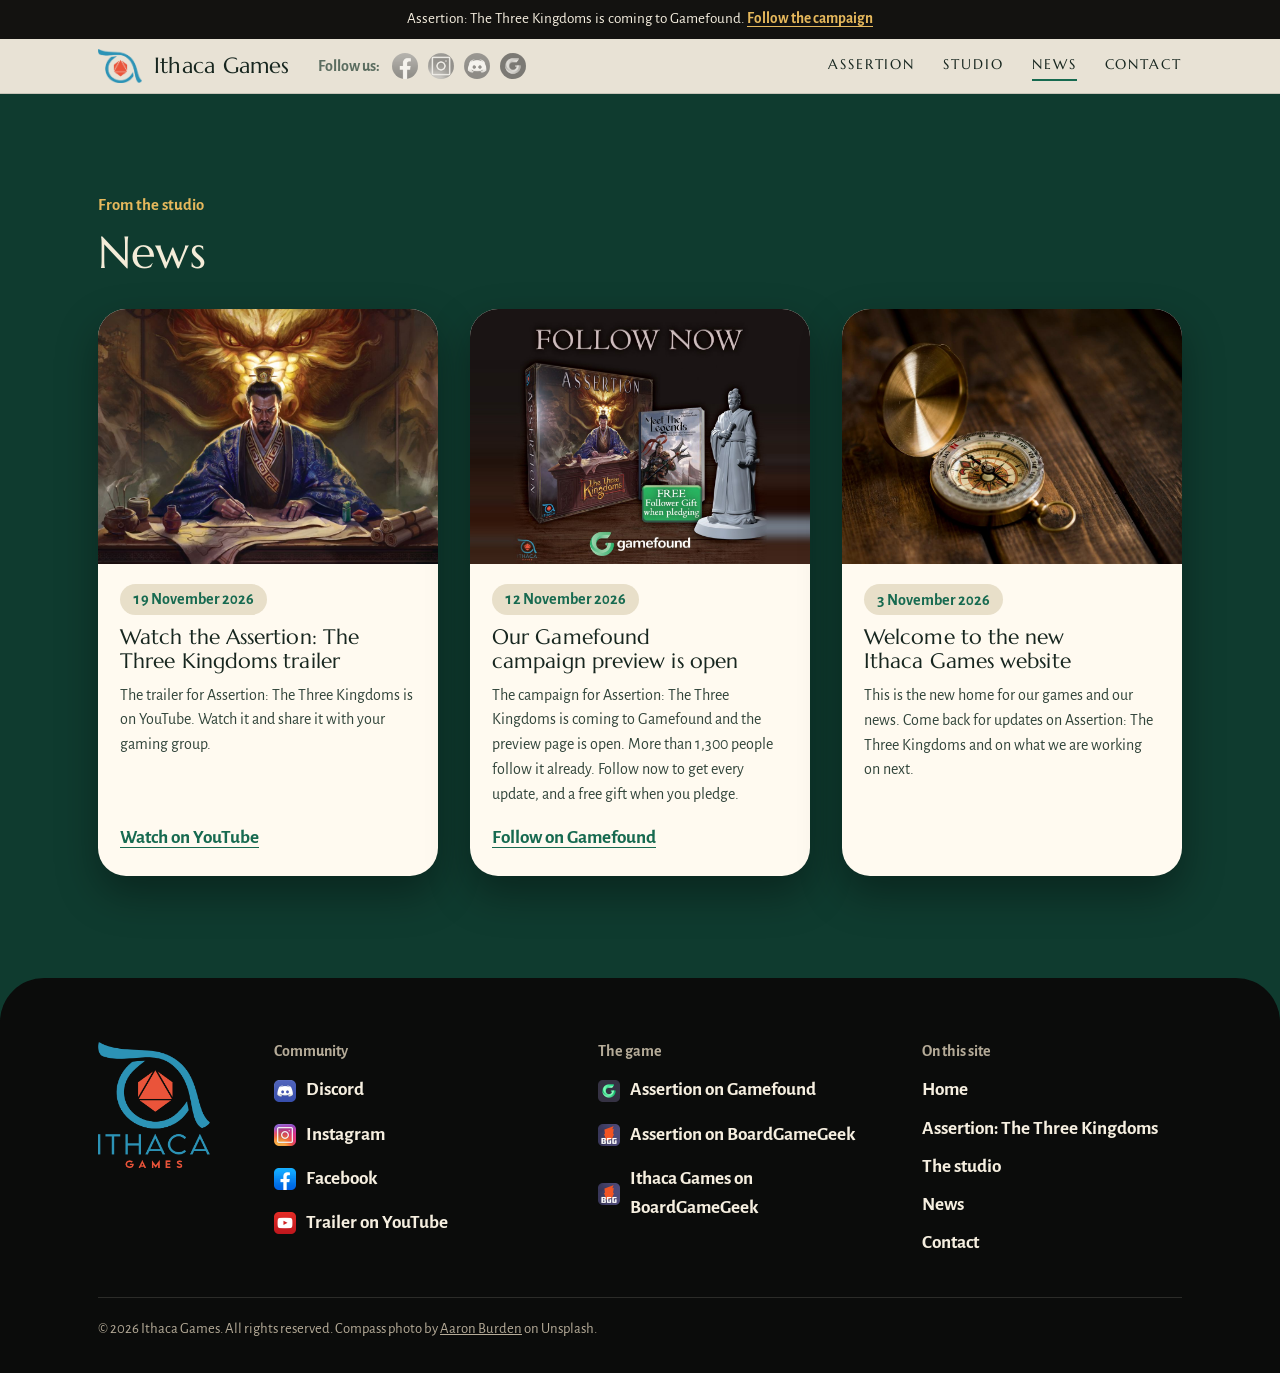
<file: news.html>
<!DOCTYPE html>
<html lang="en">
<head>
<meta charset="utf-8">
<meta name="viewport" content="width=device-width, initial-scale=1">
<title>News | Ithaca Games</title>
<meta name="description" content="The latest news from Ithaca Games and Assertion: The Three Kingdoms.">
<meta property="og:type" content="website">
<meta property="og:title" content="News | Ithaca Games">
<meta property="og:description" content="The latest news from Ithaca Games and Assertion: The Three Kingdoms.">
<meta property="og:url" content="https://ithacagames.com/news.html">
<meta property="og:image" content="https://ithacagames.com/images/share.jpg">
<meta name="twitter:card" content="summary_large_image">
<link rel="canonical" href="https://ithacagames.com/news.html">
<meta property="og:site_name" content="Ithaca Games">
<link rel="icon" href="favicon.ico" sizes="48x48">
<link rel="icon" type="image/png" sizes="96x96" href="images/favicon-96.png">
<link rel="icon" type="image/png" sizes="192x192" href="images/favicon-192.png">
<link rel="apple-touch-icon" href="images/apple-touch-icon.png">
<link rel="preload" href="fonts/marcellus-400.woff2" as="font" type="font/woff2" crossorigin>
<link rel="preload" href="fonts/alegreya-sans-400.woff2" as="font" type="font/woff2" crossorigin>
<link rel="stylesheet" href="styles.css?v=b1d0df1d3e">
</head>
<body>

<p class="announce"><a href="https://gamefound.com/en/projects/ithaca-board-games/assertion-the-three-kingdoms" rel="noopener">Assertion: The Three Kingdoms is coming to Gamefound. <span>Follow the campaign</span></a></p>

<header class="site-header">
  <div class="wrap">
    <a class="brand" href="index.html" aria-label="Ithaca Games, home">
      <img src="images/ithaca-mark.png" width="396" height="306" alt="">
      <span>Ithaca Games</span>
    </a>
    <div class="follow">
      <span class="follow-label">Follow us:</span>
      <a href="https://www.facebook.com/ithacagames" rel="noopener" aria-label="Ithaca Games on Facebook"><img src="images/icon-facebook.png" width="26" height="26" alt=""></a>
      <a href="https://www.instagram.com/ithaca_games/" rel="noopener" aria-label="Ithaca Games on Instagram"><img src="images/icon-instagram.png" width="26" height="26" alt=""></a>
      <a href="https://discord.gg/Nz86ueANm" rel="noopener" aria-label="Ithaca Games on Discord"><img src="images/icon-discord.png" width="26" height="26" alt=""></a>
      <a href="https://gamefound.com/en/creators/ithaca-board-games" rel="noopener" aria-label="Ithaca Games on Gamefound"><img src="images/icon-gamefound.png" width="26" height="26" alt=""></a>
    </div>
    <nav class="site-nav" aria-label="Main">
      <ul>
        <li><a href="assertion.html">Assertion</a></li>
        <li><a href="studio.html">Studio</a></li>
        <li><a href="news.html" aria-current="page">News</a></li>
        <li><a href="contact.html">Contact</a></li>
      </ul>
    </nav>
  </div>
</header>

<main id="top">

  <section class="section news" id="news">
    <div class="wrap">
      <p class="eyebrow">From the studio</p>
      <h1 class="title">News</h1>
      <!-- A copy of the posts in news.js as plain HTML, so search engines can read them without running scripts.
           site.js leaves it alone while it matches news.js, and redraws the cards once news.js has changed.
           To refresh the copy: open this page in a browser and put the list it draws back here, data-stamp included. -->
      <ul class="posts" id="posts" data-stamp="3-b9ggxj">
        <li class="post">
          <div class="post-media"><img src="images/trailer-poster.jpg" alt="" loading="lazy"></div>
          <div class="post-body">
            <time datetime="2026-11-19">19 November 2026</time>
            <h3>Watch the Assertion: The Three Kingdoms trailer</h3>
            <p>The trailer for Assertion: The Three Kingdoms is on YouTube. Watch it and share it with your gaming group.</p>
            <a class="more" href="https://www.youtube.com/watch?v=EL9j1pClkqw" rel="noopener">Watch on YouTube</a>
          </div>
        </li>
        <li class="post">
          <div class="post-media"><img src="images/news-follow-wide.jpg" alt="" loading="lazy"></div>
          <div class="post-body">
            <time datetime="2026-11-12">12 November 2026</time>
            <h3>Our Gamefound campaign preview is open</h3>
            <p>The campaign for Assertion: The Three Kingdoms is coming to Gamefound and the preview page is open. More than 1,300 people follow it already. Follow now to get every update, and a free gift when you pledge.</p>
            <a class="more" href="https://gamefound.com/en/projects/ithaca-board-games/assertion-the-three-kingdoms" rel="noopener">Follow on Gamefound</a>
          </div>
        </li>
        <li class="post">
          <div class="post-media"><img src="images/hero-wide-1200.jpg" alt="" loading="lazy"></div>
          <div class="post-body">
            <time datetime="2026-11-03">3 November 2026</time>
            <h3>Welcome to the new Ithaca Games website</h3>
            <p>This is the new home for our games and our news. Come back for updates on Assertion: The Three Kingdoms and on what we are working on next.</p>
          </div>
        </li>
      </ul>
    </div>
  </section>

</main>

<footer class="site-footer">
  <div class="wrap">
    <div class="cols">
      <img class="logo" src="images/ithaca-logo.png" width="396" height="445" loading="lazy" alt="Ithaca Games">
      <div>
        <h2>Community</h2>
        <ul>
          <li><a class="with-ico" href="https://discord.gg/Nz86ueANm" rel="noopener"><img src="images/icon-discord.png" width="22" height="22" loading="lazy" alt=""><span>Discord</span></a></li>
          <li><a class="with-ico" href="https://www.instagram.com/ithaca_games/" rel="noopener"><img src="images/icon-instagram.png" width="22" height="22" loading="lazy" alt=""><span>Instagram</span></a></li>
          <li><a class="with-ico" href="https://www.facebook.com/ithacagames" rel="noopener"><img src="images/icon-facebook.png" width="22" height="22" loading="lazy" alt=""><span>Facebook</span></a></li>
          <li><a class="with-ico" href="https://www.youtube.com/watch?v=EL9j1pClkqw" rel="noopener"><img src="images/icon-youtube.png" width="22" height="22" loading="lazy" alt=""><span>Trailer on YouTube</span></a></li>
        </ul>
      </div>
      <div>
        <h2>The game</h2>
        <ul>
          <li><a class="with-ico" href="https://gamefound.com/en/projects/ithaca-board-games/assertion-the-three-kingdoms" rel="noopener"><img src="images/icon-gamefound.png" width="22" height="22" loading="lazy" alt=""><span>Assertion on Gamefound</span></a></li>
          <li><a class="with-ico" href="https://boardgamegeek.com/boardgame/416691/assertion-the-three-kingdoms" rel="noopener"><img src="images/icon-bgg.png" width="22" height="22" loading="lazy" alt=""><span>Assertion on BoardGameGeek</span></a></li>
          <li><a class="with-ico" href="https://boardgamegeek.com/boardgamepublisher/56194/ithaca-games" rel="noopener"><img src="images/icon-bgg.png" width="22" height="22" loading="lazy" alt=""><span>Ithaca Games on BoardGameGeek</span></a></li>
        </ul>
      </div>
      <div>
        <h2>On this site</h2>
        <ul>
          <li><a href="index.html">Home</a></li>
          <li><a href="assertion.html">Assertion: The Three Kingdoms</a></li>
          <li><a href="studio.html">The studio</a></li>
          <li><a href="news.html">News</a></li>
          <li><a href="contact.html">Contact</a></li>
        </ul>
      </div>
    </div>
    <p class="legal">© <span id="year">2026</span> Ithaca Games. All rights reserved. Compass photo by <a href="https://unsplash.com/photos/shallow-focus-photo-of-compass-NXt5PrOb_7U" rel="noopener">Aaron Burden</a> on Unsplash.</p>
  </div>
</footer>

<script src="news.js?v=d8bcdcaec5"></script>
<script src="site.js?v=593f9e0181"></script>
</body>
</html>
</file>
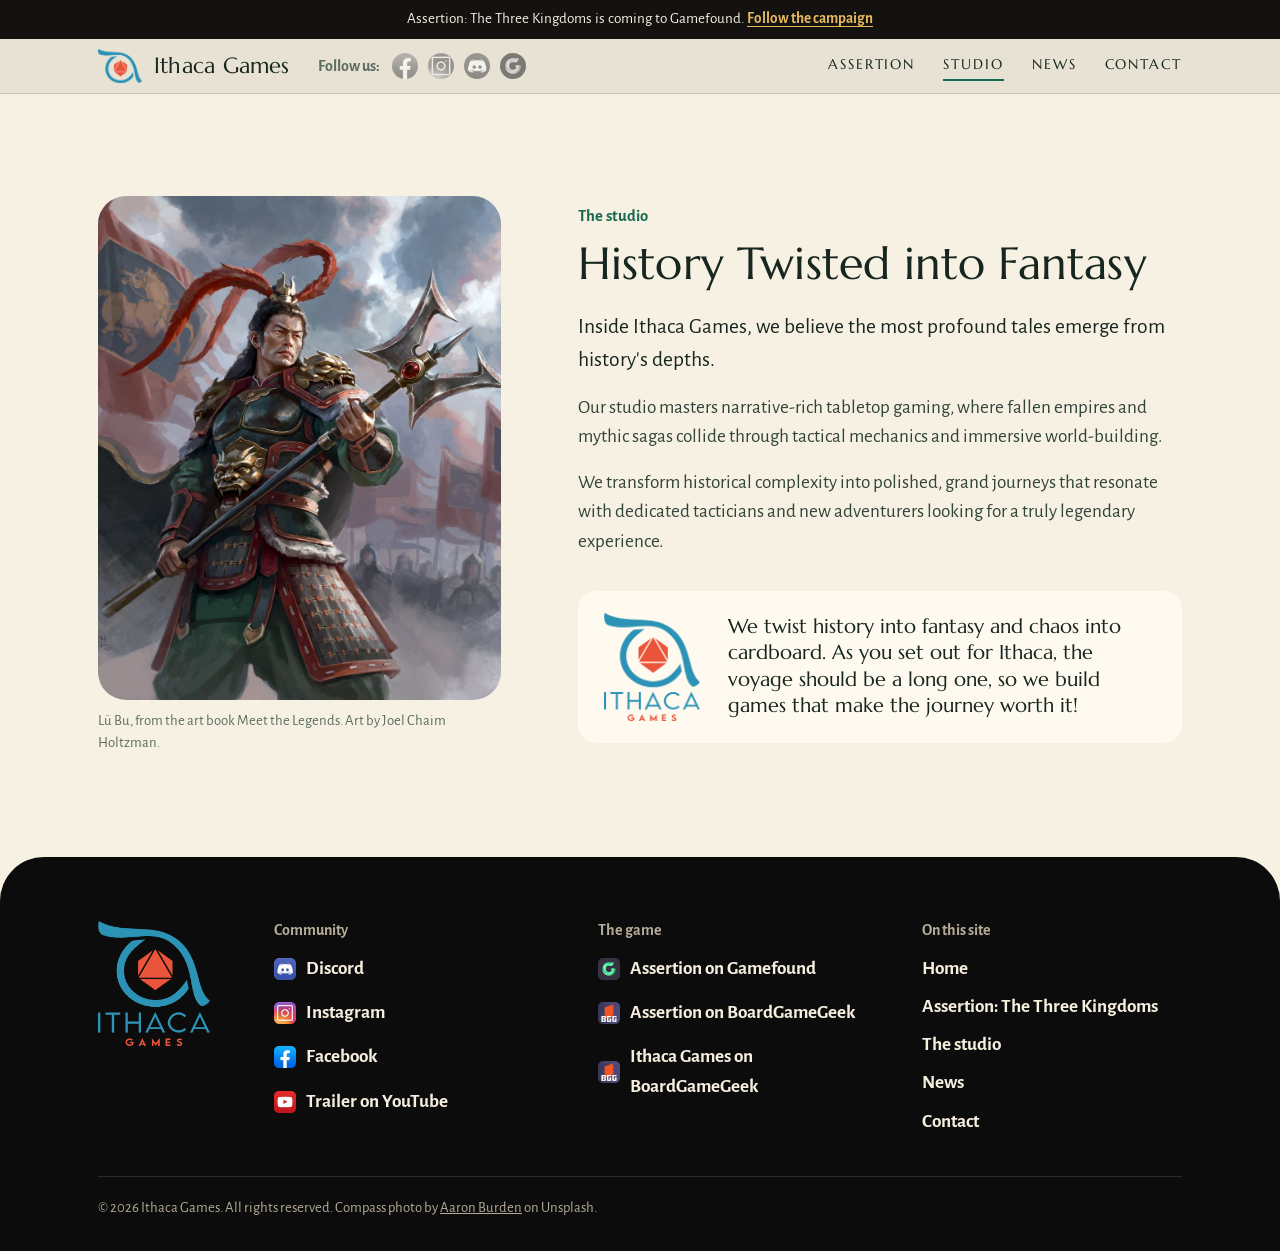
<file: studio.html>
<!DOCTYPE html>
<html lang="en">
<head>
<meta charset="utf-8">
<meta name="viewport" content="width=device-width, initial-scale=1">
<title>The Studio | Ithaca Games</title>
<meta name="description" content="Ithaca Games is a board game studio that twists history into fantasy. Read about who we are and what we make.">
<meta property="og:type" content="website">
<meta property="og:title" content="The Studio | Ithaca Games">
<meta property="og:description" content="Ithaca Games is a board game studio that twists history into fantasy. Read about who we are and what we make.">
<meta property="og:url" content="https://ithacagames.com/studio.html">
<meta property="og:image" content="https://ithacagames.com/images/share.jpg">
<meta name="twitter:card" content="summary_large_image">
<link rel="canonical" href="https://ithacagames.com/studio.html">
<meta property="og:site_name" content="Ithaca Games">
<link rel="icon" href="favicon.ico" sizes="48x48">
<link rel="icon" type="image/png" sizes="96x96" href="images/favicon-96.png">
<link rel="icon" type="image/png" sizes="192x192" href="images/favicon-192.png">
<link rel="apple-touch-icon" href="images/apple-touch-icon.png">
<link rel="preload" href="fonts/marcellus-400.woff2" as="font" type="font/woff2" crossorigin>
<link rel="preload" href="fonts/alegreya-sans-400.woff2" as="font" type="font/woff2" crossorigin>
<link rel="stylesheet" href="styles.css?v=b1d0df1d3e">
</head>
<body>

<p class="announce"><a href="https://gamefound.com/en/projects/ithaca-board-games/assertion-the-three-kingdoms" rel="noopener">Assertion: The Three Kingdoms is coming to Gamefound. <span>Follow the campaign</span></a></p>

<header class="site-header">
  <div class="wrap">
    <a class="brand" href="index.html" aria-label="Ithaca Games, home">
      <img src="images/ithaca-mark.png" width="396" height="306" alt="">
      <span>Ithaca Games</span>
    </a>
    <div class="follow">
      <span class="follow-label">Follow us:</span>
      <a href="https://www.facebook.com/ithacagames" rel="noopener" aria-label="Ithaca Games on Facebook"><img src="images/icon-facebook.png" width="26" height="26" alt=""></a>
      <a href="https://www.instagram.com/ithaca_games/" rel="noopener" aria-label="Ithaca Games on Instagram"><img src="images/icon-instagram.png" width="26" height="26" alt=""></a>
      <a href="https://discord.gg/Nz86ueANm" rel="noopener" aria-label="Ithaca Games on Discord"><img src="images/icon-discord.png" width="26" height="26" alt=""></a>
      <a href="https://gamefound.com/en/creators/ithaca-board-games" rel="noopener" aria-label="Ithaca Games on Gamefound"><img src="images/icon-gamefound.png" width="26" height="26" alt=""></a>
    </div>
    <nav class="site-nav" aria-label="Main">
      <ul>
        <li><a href="assertion.html">Assertion</a></li>
        <li><a href="studio.html" aria-current="page">Studio</a></li>
        <li><a href="news.html">News</a></li>
        <li><a href="contact.html">Contact</a></li>
      </ul>
    </nav>
  </div>
</header>

<main id="top">

  <section class="section studio" id="studio">
    <div class="wrap">
      <figure class="portrait">
        <img src="images/lubu.jpg" width="1100" height="1227" loading="lazy" alt="Lü Bu in armour, holding a halberd in front of war banners.">
        <figcaption>Lü Bu, from the art book Meet the Legends. Art by Joel Chaim Holtzman.</figcaption>
      </figure>
      <div class="copy">
        <p class="eyebrow">The studio</p>
        <h1 class="title">History Twisted into Fantasy</h1>
        <p>Inside Ithaca Games, we believe the most profound tales emerge from history's depths.</p>
        <p>Our studio masters narrative-rich tabletop gaming, where fallen empires and mythic sagas collide through tactical mechanics and immersive world-building.</p>
        <p>We transform historical complexity into polished, grand journeys that resonate with dedicated tacticians and new adventurers looking for a truly legendary experience.</p>
        <div class="signoff">
          <img class="logo" src="images/ithaca-logo.png" width="396" height="445" loading="lazy" alt="Ithaca Games logo">
          <blockquote>We twist history into fantasy and chaos into cardboard. As you set out for Ithaca, the voyage should be a long one, so we build games that make the journey worth it!</blockquote>
        </div>
      </div>
    </div>
  </section>

</main>

<footer class="site-footer">
  <div class="wrap">
    <div class="cols">
      <img class="logo" src="images/ithaca-logo.png" width="396" height="445" loading="lazy" alt="Ithaca Games">
      <div>
        <h2>Community</h2>
        <ul>
          <li><a class="with-ico" href="https://discord.gg/Nz86ueANm" rel="noopener"><img src="images/icon-discord.png" width="22" height="22" loading="lazy" alt=""><span>Discord</span></a></li>
          <li><a class="with-ico" href="https://www.instagram.com/ithaca_games/" rel="noopener"><img src="images/icon-instagram.png" width="22" height="22" loading="lazy" alt=""><span>Instagram</span></a></li>
          <li><a class="with-ico" href="https://www.facebook.com/ithacagames" rel="noopener"><img src="images/icon-facebook.png" width="22" height="22" loading="lazy" alt=""><span>Facebook</span></a></li>
          <li><a class="with-ico" href="https://www.youtube.com/watch?v=EL9j1pClkqw" rel="noopener"><img src="images/icon-youtube.png" width="22" height="22" loading="lazy" alt=""><span>Trailer on YouTube</span></a></li>
        </ul>
      </div>
      <div>
        <h2>The game</h2>
        <ul>
          <li><a class="with-ico" href="https://gamefound.com/en/projects/ithaca-board-games/assertion-the-three-kingdoms" rel="noopener"><img src="images/icon-gamefound.png" width="22" height="22" loading="lazy" alt=""><span>Assertion on Gamefound</span></a></li>
          <li><a class="with-ico" href="https://boardgamegeek.com/boardgame/416691/assertion-the-three-kingdoms" rel="noopener"><img src="images/icon-bgg.png" width="22" height="22" loading="lazy" alt=""><span>Assertion on BoardGameGeek</span></a></li>
          <li><a class="with-ico" href="https://boardgamegeek.com/boardgamepublisher/56194/ithaca-games" rel="noopener"><img src="images/icon-bgg.png" width="22" height="22" loading="lazy" alt=""><span>Ithaca Games on BoardGameGeek</span></a></li>
        </ul>
      </div>
      <div>
        <h2>On this site</h2>
        <ul>
          <li><a href="index.html">Home</a></li>
          <li><a href="assertion.html">Assertion: The Three Kingdoms</a></li>
          <li><a href="studio.html">The studio</a></li>
          <li><a href="news.html">News</a></li>
          <li><a href="contact.html">Contact</a></li>
        </ul>
      </div>
    </div>
    <p class="legal">© <span id="year">2026</span> Ithaca Games. All rights reserved. Compass photo by <a href="https://unsplash.com/photos/shallow-focus-photo-of-compass-NXt5PrOb_7U" rel="noopener">Aaron Burden</a> on Unsplash.</p>
  </div>
</footer>

<script src="news.js?v=d8bcdcaec5"></script>
<script src="site.js?v=593f9e0181"></script>
</body>
</html>
</file>
<file: styles.css>
/* Ithaca Games.
   Layout: art-led bands stacked as rounded sheets; content in rounded tiles and cards; pill buttons.
   Colour is flat (no textures): paper, ink, table green and brass, with coral for the main action.
   Every band restates the surface tokens (--bg, --text, --copy, --muted, --accent, --link, --line),
   and components only ever read those tokens. Type: Marcellus for headings and the menu (flared Roman letters, kin to the ASSERTION wordmark) and
   Alegreya Sans for reading. Both are served from fonts/ (SIL Open Font License). */

@font-face{font-family:"Marcellus";font-style:normal;font-weight:400;font-display:swap;src:url("fonts/marcellus-400.woff2") format("woff2")}
@font-face{font-family:"Alegreya Sans";font-style:normal;font-weight:400;font-display:swap;src:url("fonts/alegreya-sans-400.woff2") format("woff2")}
@font-face{font-family:"Alegreya Sans";font-style:italic;font-weight:400;font-display:swap;src:url("fonts/alegreya-sans-400i.woff2") format("woff2")}
@font-face{font-family:"Alegreya Sans";font-style:normal;font-weight:700;font-display:swap;src:url("fonts/alegreya-sans-700.woff2") format("woff2")}

:root{
  /* palette */
  --paper:#f7f1e3;
  --card:#fffaf0;
  --ink:#131210;
  --tile:#211f1b;
  --green:#0f3b2f;
  --green-card:#15493b;
  --night:#0b0c0b;
  --brass:#e6b85c;
  --coral:#ea543a;
  --wei:#e58e33;
  --wu:#7c82d6;
  --shu:#73ab58;

  /* surface tokens: the default surface is paper */
  --bg:var(--paper);
  --text:#17261f;
  --copy:#31443a;
  --muted:#5b6d60;
  --accent:#176a50;
  --link:#176a50;
  --line:rgba(23,38,31,.16);
  --ghost-line:rgba(23,38,31,.42);
  --primary:#ea543a;
  --primary-hover:#f2684f;
  --on-primary:#1c0b06;

  /* type */
  --display:"Marcellus","Optima","Palatino Linotype",Georgia,serif;
  --body:"Alegreya Sans","Gill Sans","Trebuchet MS",system-ui,sans-serif;

  /* shape and rhythm */
  --r-sheet:clamp(26px,4vw,44px);
  --r-lg:clamp(20px,2.4vw,28px);
  --r-md:18px;
  --gutter:clamp(18px,4vw,48px);
  --max:1180px;
  --pad:clamp(56px,8vw,104px);
  color-scheme:light;
}

/* dark surfaces */
.announce,.hero,.game,.site-footer{
  --bg:var(--ink); --text:#f6efe0; --copy:#ddd5c5; --muted:#b5ab98; --accent:var(--brass); --link:#8fd6c4;
  --line:rgba(246,239,224,.14); --ghost-line:rgba(246,239,224,.5);
}
/* green surfaces */
.news,.plaque,.contact{
  --bg:var(--green); --text:#f4ecd8; --copy:#dfe5d3; --muted:#a7bfab; --accent:var(--brass); --link:#8fd6c4;
  --line:rgba(230,184,92,.24); --ghost-line:rgba(230,184,92,.6);
}
/* brass surface */
.specs{
  --bg:var(--brass); --text:#1d1508; --copy:#33270f; --muted:#4d3c18; --accent:#1d1508; --link:#1d1508;
  --line:rgba(29,21,8,.22);
}

*,*::before,*::after{box-sizing:border-box}
html{scroll-behavior:smooth;-webkit-text-size-adjust:100%}
body{margin:0;background:var(--night);color:var(--text);font:400 1.2rem/1.52 var(--body)}
img{max-width:100%;height:auto;display:block}
a{color:var(--link)}
p{margin:0}
strong,b{font-weight:700}
h1,h2,h3,h4{font-family:var(--display);font-weight:400;line-height:1.1;letter-spacing:.004em;margin:0;text-wrap:balance}
:focus-visible{outline:2px solid var(--accent);outline-offset:3px}
.wrap{max-width:var(--max);margin-inline:auto;padding-inline:var(--gutter)}
.eyebrow{font:700 1.04rem/1.2 var(--body);letter-spacing:0;color:var(--accent)}
.title{font-size:clamp(1.95rem,3.5vw,2.95rem);margin-top:12px}

/* Buttons */
.btn{display:inline-flex;align-items:center;justify-content:center;padding:.9em 1.5em;font:700 1.1rem/1 var(--body);text-decoration:none;border:1px solid transparent;border-radius:999px;transition:transform .2s,background-color .2s,border-color .2s,filter .2s}
.btn-primary{background:var(--primary);color:var(--on-primary)}
.btn-primary:hover{background:var(--primary-hover);transform:translateY(-2px)}
.btn-ghost{border-color:var(--ghost-line);color:var(--text)}
.btn-ghost:hover{border-color:var(--accent);background:color-mix(in srgb,var(--accent) 12%,transparent)}
.btn-gamefound{background:linear-gradient(135deg,#1fbf74,#4ded9e);color:#15142b}
.btn-gamefound:hover{filter:brightness(1.08);transform:translateY(-2px)}
.btn-bgg{background:#3f3b60;color:#fff;box-shadow:inset 0 -3px 0 #fc5000}
.btn-bgg:hover{background:#4c4775;transform:translateY(-2px)}
.btn-discord{background:#4459b3;color:#fff}
.btn-facebook{background:linear-gradient(180deg,#0d8ef4,#0065e6);color:#fff}
.btn-instagram{background:linear-gradient(45deg,#feaf48 -25%,#e4485f 22%,#da3582 52%,#994cc1 88%);color:#fff}
.btn-discord:hover,.btn-facebook:hover,.btn-instagram:hover{filter:brightness(1.1);transform:translateY(-2px)}
.actions{display:flex;flex-wrap:wrap;gap:12px;margin-top:1.8rem}

/* Announcement bar */
.announce{margin:0;padding:9px var(--gutter);background:var(--bg);color:var(--text);text-align:center;font-size:.95rem;line-height:1.35}
.announce a{color:inherit;text-decoration:none}
.announce a span{color:var(--accent);font-weight:700;text-decoration:underline;text-underline-offset:3px}
.announce a:hover span{color:var(--text)}

/* Header */
.site-header{position:sticky;top:0;z-index:20;background:rgba(247,241,227,.94);color:var(--text);-webkit-backdrop-filter:blur(10px);backdrop-filter:blur(10px);border-bottom:1px solid var(--line)}
.site-header .wrap{display:flex;flex-wrap:wrap;align-items:center;justify-content:space-between;gap:8px 28px;padding-block:10px}
.brand{display:flex;align-items:center;gap:12px;text-decoration:none;color:var(--text)}
.brand img{width:44px}
.brand span{font:400 1.36rem/1 var(--display);letter-spacing:.01em}
/* Follow us: small round social marks beside the brand, grey until pointed at */
.follow{display:flex;align-items:center;gap:10px;margin-right:auto}
.follow-label{margin-right:2px;font:700 1rem/1 var(--body);color:var(--muted)}
.follow a{display:block;border-radius:50%;line-height:0}
.follow img{width:26px;height:26px;border-radius:50%;filter:grayscale(1);opacity:.6;transition:filter .2s,opacity .2s}
.follow a:hover img,.follow a:focus-visible img{filter:none;opacity:1}
.site-nav ul{display:flex;flex-wrap:wrap;align-items:center;gap:4px 28px;list-style:none;margin:0;padding:0}
.site-nav a:not(.btn){display:block;padding:8px 0;color:var(--text);text-decoration:none;font:400 .86rem/1 var(--display);letter-spacing:.14em;text-transform:uppercase;border-bottom:2px solid transparent}
.site-nav a:not(.btn):hover,.site-nav a[aria-current="page"]{border-color:var(--accent)}
.site-nav .btn{padding:.8em 1.2em;font-size:.95rem}

/* Bands: each one is a sheet whose rounded top lies over the band before it */
main > section{position:relative;padding-block:var(--pad) calc(var(--pad) + var(--r-sheet));background:var(--bg);color:var(--text);scroll-margin-top:72px}
main > section + section{margin-top:calc(var(--r-sheet) * -1);border-radius:var(--r-sheet) var(--r-sheet) 0 0}

/* Hero: the game itself. Its key art runs off the right of the band and fades into the dark on the left,
   where the title, the tagline and the two ways to follow it sit. */
main > .hero{padding:0;overflow:hidden;isolation:isolate;--bg:#17130f}
.hero-art{position:absolute;z-index:-1;top:0;left:68%;height:100%;aspect-ratio:2000/1162;transform:translateX(-50%)}
.hero-art img{width:100%;height:100%;max-width:none;object-fit:cover;-webkit-mask-image:linear-gradient(90deg,transparent 0,#000 32%,#000 86%,transparent 100%);mask-image:linear-gradient(90deg,transparent 0,#000 32%,#000 86%,transparent 100%)}
.hero .wrap{display:flex;align-items:center;min-height:clamp(460px,43vw,660px);padding-block:48px calc(48px + var(--r-sheet))}
.hero-copy{width:min(44%,480px)}
.hero .tagline{white-space:nowrap}
.hero .actions{margin-top:1.6rem}

/* The game: one band per part, alternating light and dark from the very first one, so the
   paper sheet of the facts strip already stands apart from the dark hero above it:
   facts (paper), about + components (coffee), trailer (paper), paths (ink), cards (paper), Gamefound (ink) */
.game{--pad:clamp(48px,6.5vw,84px)}
.game > .wrap > :first-child{margin-top:0}
.game.specs-band{--pad:clamp(20px,3vw,30px)}   /* the facts strip: a slim band of its own under the hero */
.game.band-light{
  --bg:var(--paper); --text:#17261f; --copy:#31443a; --muted:#5b6d60; --accent:#176a50; --link:#176a50;
  --line:rgba(23,38,31,.16); --ghost-line:rgba(23,38,31,.42);
}
.game.band-coffee{--bg:#2a1d14}
/* dark tiles keep light words even on a paper band */
.paths li{--text:#f6efe0; --copy:#ddd5c5; --accent:var(--brass); color:var(--text)}
/* the cards are dark objects too, whatever band they sit on */
.kingdom{--text:#f6efe0; --muted:#cfc6b4; color:var(--text)}

/* The game */
.lockup{display:flex;flex-direction:column;align-items:flex-start;gap:4px;margin-top:14px}
.lockup .word{width:min(100%,480px)}
.lockup .sub{width:min(62%,250px);align-self:center}   /* the emblem sits centred under the wordmark */
.tagline{font:400 clamp(1.3rem,1.9vw,1.6rem)/1.2 var(--display);letter-spacing:.01em;color:var(--accent);margin-top:1.1rem}

.specs{display:flex;flex-wrap:wrap;align-items:flex-start;gap:16px clamp(24px,4.5vw,56px);margin:16px 0 0;padding:20px clamp(22px,3.4vw,40px);border-radius:var(--r-md);background:var(--bg);color:var(--text)}
.specs div{display:flex;flex-direction:column;gap:7px}
.specs dt{font:700 1rem/1 var(--body);color:var(--muted)}
.specs dd{margin:0;font:400 2rem/1 var(--display);letter-spacing:0;font-variant-numeric:lining-nums}
.specs dd small{font:700 1.14rem/1.3 var(--body);letter-spacing:0}
.specs .wide{flex:1 1 15rem}
.specs .wide dd{font:700 1.14rem/1.3 var(--body);letter-spacing:0}

.game-grid{display:grid;grid-template-columns:minmax(0,1.2fr) minmax(0,.8fr);gap:clamp(28px,5vw,72px);align-items:center;margin-top:clamp(48px,7vw,84px)}
.game .copy h3,.paths-head h3,.kingdoms-head h3{font-size:clamp(1.95rem,3.5vw,2.95rem)}
.game .copy p:not([class]){margin-top:1.05rem;max-width:36em;color:var(--copy)}
.game .credits{margin-top:1.3rem;max-width:38em;font-size:.98rem;color:var(--muted)}
.boxshot{position:relative;margin:0}
.boxshot::before{content:"";position:absolute;inset:8% 4%;background:radial-gradient(closest-side,color-mix(in srgb,var(--accent) 28%,transparent),transparent);filter:blur(10px)}
.boxshot img{position:relative;margin-inline:auto;width:auto;max-height:480px;filter:drop-shadow(0 30px 36px rgba(0,0,0,.65))}

/* Trailer (always light ink over the film still) */
.trailer{margin:clamp(48px,7vw,84px) 0 0;scroll-margin-top:90px}
.trailer-link{position:relative;display:block;aspect-ratio:16/9;overflow:hidden;border-radius:var(--r-lg);color:#f4ecdd;text-decoration:none}
.trailer-link img{width:100%;height:100%;object-fit:cover;transition:transform .6s cubic-bezier(.2,.7,.2,1)}
.trailer-link::after{content:"";position:absolute;inset:0;background:linear-gradient(180deg,rgba(18,14,12,.1),rgba(18,14,12,.2) 55%,rgba(18,14,12,.86))}
.trailer-link:hover img{transform:scale(1.03)}
.play{position:absolute;z-index:1;left:50%;top:50%;width:clamp(64px,9vw,96px);aspect-ratio:1/1;transform:translate(-50%,-50%);border-radius:50%;background:var(--coral);box-shadow:0 12px 40px rgba(0,0,0,.5);transition:transform .2s}
.play::before{content:"";position:absolute;left:54%;top:50%;transform:translate(-50%,-50%);border-style:solid;border-width:.8em 0 .8em 1.3em;border-color:transparent transparent transparent #120e0c;font-size:clamp(14px,2vw,20px)}
.trailer-link:hover .play{transform:translate(-50%,-50%) scale(1.08)}
.trailer-label{position:absolute;z-index:1;left:clamp(18px,3vw,36px);bottom:clamp(16px,3vw,30px);display:flex;flex-direction:column;gap:6px}
.trailer-label .eyebrow{color:#e9c476}
.trailer-label strong{font:400 clamp(1.4rem,3vw,2.2rem)/1 var(--display);letter-spacing:0}
.trailer iframe{display:block;width:100%;aspect-ratio:16/9;border:0;border-radius:var(--r-lg)}

/* Paths to power: three tiles */
.paths-head,.kingdoms-head{display:flex;flex-wrap:wrap;align-items:flex-end;justify-content:space-between;gap:10px 48px;margin-top:clamp(56px,8vw,100px)}
.paths-head p,.kingdoms-head p{max-width:27em;color:var(--muted)}
.paths{display:grid;grid-template-columns:repeat(3,minmax(0,1fr));gap:clamp(12px,1.6vw,20px);margin:1.8rem 0 0;padding:0;list-style:none}
.paths li{padding:26px 26px 28px;border-radius:var(--r-md);background:var(--tile)}
.paths h4{font-size:1.45rem;color:var(--accent)}
.paths p{margin-top:.6rem;color:var(--copy)}

/* Three kingdoms: one tinted card each */
.kingdoms{display:grid;grid-template-columns:repeat(3,minmax(0,1fr));gap:clamp(12px,1.6vw,20px);margin:1.8rem 0 0;padding:0;list-style:none}
.kingdom{display:flex;flex-direction:column;gap:18px;padding:22px 22px 26px;border-radius:var(--r-lg);background:linear-gradient(165deg,color-mix(in srgb,var(--k) 50%,#15130f),color-mix(in srgb,var(--k) 15%,#15130f) 72%)}
.kingdom header{display:flex;align-items:center;gap:14px}
.kingdom h4{font-size:1.6rem}
.kingdom figure{margin:0;display:flex;flex-direction:column;gap:16px}
.kingdom img{border-radius:10px;box-shadow:0 16px 30px rgba(0,0,0,.45);transform:rotate(-1.4deg);transition:transform .35s cubic-bezier(.2,.7,.2,1)}
.kingdom:nth-child(2) img{transform:rotate(1.2deg)}
.kingdom:hover img{transform:rotate(0) translateY(-6px) scale(1.02)}
.kingdom blockquote{margin:0;font:400 1.24rem/1.34 var(--display);letter-spacing:0}
.kingdom figcaption{font-size:.92rem;color:var(--muted)}

/* Components */
.parts{display:grid;grid-template-columns:repeat(3,minmax(0,1fr));gap:clamp(12px,1.6vw,20px);margin:clamp(48px,7vw,84px) 0 0;padding:0;list-style:none}
.part .shot{height:270px;display:grid;place-items:center;padding:24px;border-radius:var(--r-md);background:var(--tile)}
.part img{width:auto;max-height:222px;filter:drop-shadow(0 16px 20px rgba(0,0,0,.55))}
.part h4{font-size:1.3rem;margin-top:16px}
.part p{margin-top:6px;color:var(--muted);font-size:1rem}
/* the components sit under the About text and box, on the coffee band */
.band-coffee .parts{margin-top:clamp(40px,5.5vw,64px)}
.band-coffee .part .shot{background:#1c120b}

/* Gamefound panel */
.plaque{margin-top:clamp(52px,7vw,92px);padding:clamp(34px,6vw,68px) clamp(20px,5vw,60px);border-radius:var(--r-lg);background:radial-gradient(90% 130% at 50% 0%,#1a5a4b,var(--green) 72%);color:var(--text)}
.plaque-inner{display:flex;flex-direction:column;align-items:center;gap:16px;text-align:center}
.plaque img{width:170px}
.plaque h3{font-size:clamp(1.95rem,3.5vw,2.95rem)}
.plaque p{max-width:31em;color:var(--copy)}

/* Studio */
.studio .wrap{display:grid;grid-template-columns:minmax(0,.8fr) minmax(0,1.2fr);gap:clamp(28px,6vw,84px);align-items:center}
.portrait{margin:0}
.portrait img{width:100%;aspect-ratio:4/5;object-fit:cover;object-position:50% 18%;border-radius:var(--r-lg)}
.portrait figcaption{margin-top:10px;font-size:.92rem;color:var(--muted)}
.studio .copy p:not([class]){margin-top:1.05rem;max-width:36em;color:var(--copy)}
.studio .copy .title + p:not([class]){margin-top:1.4rem;font-size:1.12em;color:var(--text)}
.signoff{display:flex;flex-wrap:wrap;align-items:center;gap:18px 28px;margin-top:2.2rem;padding:22px 26px;border-radius:var(--r-md);background:var(--card)}
.signoff .logo{width:96px;flex:none}
.signoff blockquote{flex:1 1 15rem;margin:0;font:400 1.24rem/1.34 var(--display);letter-spacing:0;color:var(--text)}

/* News: cards */
.posts{display:grid;grid-template-columns:repeat(3,minmax(0,1fr));gap:clamp(20px,2.6vw,32px);list-style:none;margin:2rem 0 0;padding:0}
/* each post is a light card on the green band, so where one ends and the next begins is plain */
.post{--text:#17261f;--copy:#31443a;--muted:#5b6d60;--accent:#176a50;--link:#176a50;display:flex;flex-direction:column;overflow:hidden;border-radius:var(--r-lg);background:var(--card);color:var(--text);box-shadow:0 18px 40px rgba(0,0,0,.35)}
.post-media{aspect-ratio:4/3;background:#0c2f26 url(images/ithaca-mark.png) center/96px auto no-repeat}
.post-media img{width:100%;height:100%;object-fit:cover}
.post-body{flex:1;display:flex;flex-direction:column;align-items:flex-start;padding:20px 22px 24px}
.post time{align-self:flex-start;padding:.45em .8em;border-radius:999px;background:#e8dfc9;font:700 1rem/1 var(--body);color:var(--accent);font-variant-numeric:tabular-nums}
.post h3{font-size:1.32rem;line-height:1.14;margin-top:.65rem}
.post p{margin-top:.6rem;color:var(--copy);font-size:1rem;line-height:1.55}
.post .more{margin-top:auto;font-weight:700;text-decoration:underline;text-underline-offset:4px}
.post .more::before{content:"";display:block;height:16px}
.post .more:hover{color:var(--text)}
.post.empty{display:block;grid-column:1/-1;padding:22px 24px;color:var(--muted)}
.all-news{margin-top:28px}

/* Contact: one panel */
.contact{display:flex;flex-wrap:wrap;align-items:center;justify-content:space-between;gap:24px 48px;padding:clamp(28px,5vw,56px);border-radius:var(--r-lg);background:radial-gradient(80% 140% at 0% 0%,#1a5a4b,var(--green) 70%);color:var(--text)}
.contact .actions{margin-top:0}
/* on the home page the contact panel follows the studio on the same paper sheet, so it needs no top space of its own */
.studio + .contact-sec{padding-top:0}
.mail{margin-top:10px;font:400 clamp(1.5rem,4.4vw,2.7rem)/1.05 var(--display);letter-spacing:0;overflow-wrap:anywhere}
.mail a{color:var(--text);text-decoration:none;border-bottom:2px solid color-mix(in srgb,var(--accent) 60%,transparent)}
.mail a:hover{color:var(--accent)}
.contact .note{margin-top:12px;color:var(--muted)}

/* Footer */
.site-footer{position:relative;margin-top:calc(var(--r-sheet) * -1);padding-block:clamp(44px,6vw,64px) 32px;border-radius:var(--r-sheet) var(--r-sheet) 0 0;--bg:var(--night);background:var(--bg);color:var(--text)}
.site-footer .cols{display:grid;grid-template-columns:auto repeat(3,minmax(0,1fr));gap:32px clamp(28px,5vw,72px);align-items:start}
.site-footer .logo{width:112px}
.site-footer h2{font:700 1rem/1.2 var(--body);letter-spacing:0;color:var(--muted)}
.site-footer ul{list-style:none;margin:14px 0 0;padding:0;display:grid;gap:9px}
.site-footer li a{color:var(--text);font-weight:700;text-decoration:none;border-bottom:1px solid transparent}
.site-footer li a:hover{border-color:var(--accent)}
.site-footer li a.with-ico{display:inline-flex;align-items:center;gap:10px;border-bottom:0}
.site-footer li a.with-ico img{flex:none;width:22px;height:22px}
.site-footer li a.with-ico span{border-bottom:1px solid transparent}
.site-footer li a.with-ico:hover span{border-color:var(--accent)}
.site-footer .legal{margin-top:40px;padding-top:20px;border-top:1px solid var(--line);font-size:.92rem;color:var(--muted)}
.site-footer .legal a{color:inherit}

@media (max-width:900px){
  .posts{grid-template-columns:repeat(2,minmax(0,1fr))}
  .follow-label{display:none}
}
@media (max-width:860px){
  .game-grid,.studio .wrap{grid-template-columns:minmax(0,1fr)}
  .boxshot img{max-height:400px}
  .kingdoms,.parts,.paths{grid-template-columns:minmax(0,1fr)}
  .kingdom{max-width:520px}
  .part .shot{height:230px}
  .part img{max-height:182px}
  .portrait{max-width:420px}
  .site-footer .cols{grid-template-columns:minmax(0,1fr)}
  .site-nav .nav-cta{display:none}
  .follow{margin-left:auto;margin-right:0}
  .site-nav ul{gap:4px 22px}

}
@media (max-width:860px){
  /* Hero: the art on top, the title and the buttons centred beneath it */
  .hero-art{position:relative;z-index:0;left:auto;width:100%;height:min(75vw,440px);aspect-ratio:auto;transform:none}
  .hero-art img{object-position:50% 8%;-webkit-mask-image:linear-gradient(180deg,#000 0,#000 68%,transparent 100%);mask-image:linear-gradient(180deg,#000 0,#000 68%,transparent 100%)}
  .hero .wrap{display:block;min-height:0;padding-block:0 calc(38px + var(--r-sheet));text-align:center}
  .hero-copy{position:relative;width:auto;max-width:520px;margin:-26px auto 0}
  .hero .lockup{align-items:center;margin-top:10px}
  .hero .tagline{white-space:normal}
  .hero .actions{justify-content:center}
}
@media (max-width:560px){
  .posts{grid-template-columns:minmax(0,1fr)}
}
@media (max-width:400px){
  .site-header .wrap{column-gap:12px}
  .brand{gap:10px}
  .brand img{width:38px}
  .brand span{font-size:1.16rem}
  .site-nav a:not(.btn){font-size:.74rem;letter-spacing:.09em}
  .follow{gap:6px}
  .follow img{width:22px;height:22px}
}
@media (max-width:335px){
  .follow{display:none}
}
/* Motion. Cards, tiles and the box lift and icons and buttons spring under a real pointer; a golden light breathes
   behind the hero art all the time. The reduced-motion rule below stills every part of it. */
@media (hover:hover){
  .post:not(.empty),.paths li,.part .shot,.kingdom{transition:transform .28s cubic-bezier(.2,.7,.2,1),box-shadow .28s}
  .post:not(.empty):hover,.paths li:hover,.part .shot:hover,.kingdom:hover{transform:translateY(-7px);box-shadow:0 24px 46px rgba(0,0,0,.38)}

  .follow img,.site-footer li a.with-ico img{transition:transform .22s cubic-bezier(.3,1.7,.5,1),filter .2s,opacity .2s}
  .follow a:hover img,.follow a:focus-visible img{transform:scale(1.28)}
  .site-footer li a.with-ico:hover img{transform:scale(1.25)}
  .btn{transition:transform .22s cubic-bezier(.3,1.7,.5,1),background-color .2s,border-color .2s,filter .2s}
  .btn:hover{transform:translateY(-3px) scale(1.05)}
  .site-nav a:not(.btn){transition:transform .2s cubic-bezier(.3,1.7,.5,1),border-color .2s}
  .site-nav a:not(.btn):hover{transform:translateY(-2px)}

  .boxshot img{transition:transform .34s cubic-bezier(.3,1.5,.5,1),filter .3s}
  .boxshot img:hover{transform:translateY(-8px) scale(1.05);filter:drop-shadow(0 42px 46px rgba(0,0,0,.72))}
}
.hero-art::after{content:"";position:absolute;inset:0;pointer-events:none;opacity:.6;background:radial-gradient(40% 44% at 50% 20%,rgba(255,200,96,.62),rgba(255,168,58,.2) 46%,transparent 72%);mix-blend-mode:screen;animation:banner-glow 4.2s ease-in-out infinite alternate}
@keyframes banner-glow{from{opacity:.15}to{opacity:1}}
@media (max-width:860px){
  /* stacked: the picture is cropped at the sides there, so the light is drawn wider to stay on the dragon */
  .hero-art::after{background:radial-gradient(54% 46% at 50% 21%,rgba(255,200,96,.6),rgba(255,168,58,.2) 46%,transparent 72%)}
}
/* Touch screens have no hover, so there the same motion comes from scrolling and tapping. site.js adds the two
   classes: .is-focus on whatever sits on the middle of the screen, .is-pop for a moment on whatever was tapped. */
@media (hover:none),(pointer:coarse){
  .follow img{filter:none;opacity:1}   /* no pointer to bring the colour in, so the icons keep it */
  @media (prefers-reduced-motion:no-preference){
    .post:not(.empty),.paths li,.part .shot,.kingdom{transition:transform .34s cubic-bezier(.2,.7,.2,1),box-shadow .34s}
    .boxshot img{transition:transform .38s cubic-bezier(.3,1.5,.5,1),filter .3s}

    .post:not(.empty).is-focus,.paths li.is-focus,.part .shot.is-focus,.kingdom.is-focus{transform:translateY(-6px) scale(1.02);box-shadow:0 24px 46px rgba(0,0,0,.4)}
    .kingdom.is-focus img{transform:rotate(0) translateY(-6px) scale(1.02)}
    .boxshot img.is-focus{transform:translateY(-8px) scale(1.05);filter:drop-shadow(0 42px 46px rgba(0,0,0,.72))}
    .trailer-link.is-focus img{transform:scale(1.03)}
    .trailer-link.is-focus .play{transform:translate(-50%,-50%) scale(1.08)}

    .btn.is-pop{animation:tap-btn .42s cubic-bezier(.3,1.4,.5,1)}
    .follow a.is-pop img,.site-footer li a.with-ico.is-pop img{animation:tap-ico .46s cubic-bezier(.3,1.4,.5,1)}
    .site-nav a.is-pop{animation:tap-nav .36s cubic-bezier(.3,1.4,.5,1)}
    .post:not(.empty).is-pop,.paths li.is-pop,.part .shot.is-pop,.kingdom.is-pop{animation:tap-card .5s cubic-bezier(.2,.7,.2,1)}
    .boxshot img.is-pop{animation:tap-box .55s cubic-bezier(.2,.7,.2,1)}
  }
}
/* only the peak is named, so each pop starts from and settles back to wherever the element already is */
@keyframes tap-btn{45%{transform:translateY(-4px) scale(1.07)}}
@keyframes tap-ico{45%{transform:scale(1.34)}}
@keyframes tap-nav{45%{transform:translateY(-3px)}}
@keyframes tap-card{45%{transform:translateY(-12px) scale(1.02);box-shadow:0 26px 48px rgba(0,0,0,.42)}}
@keyframes tap-box{45%{transform:translateY(-12px) scale(1.07)}}
@media (prefers-reduced-motion:reduce){
  html{scroll-behavior:auto}
  *,*::before,*::after{animation:none !important;transition:none !important}
}
</file>
